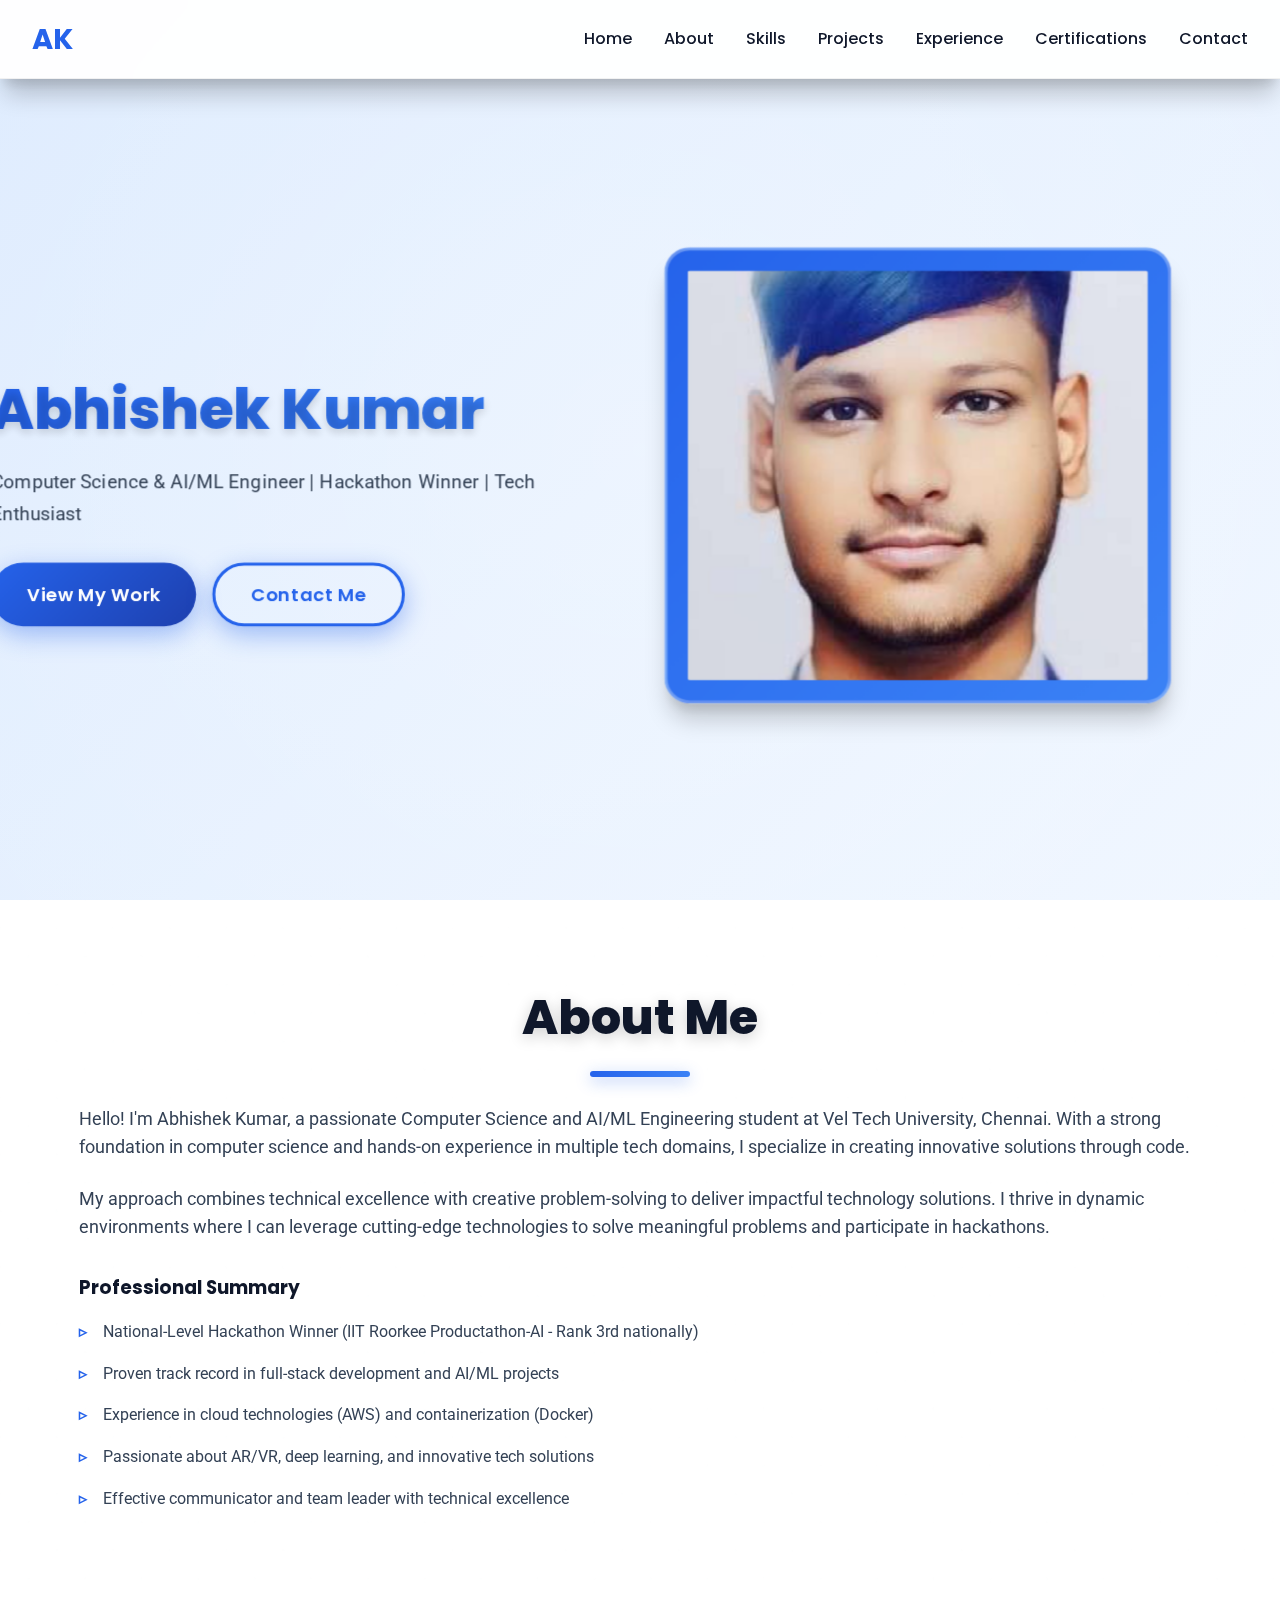
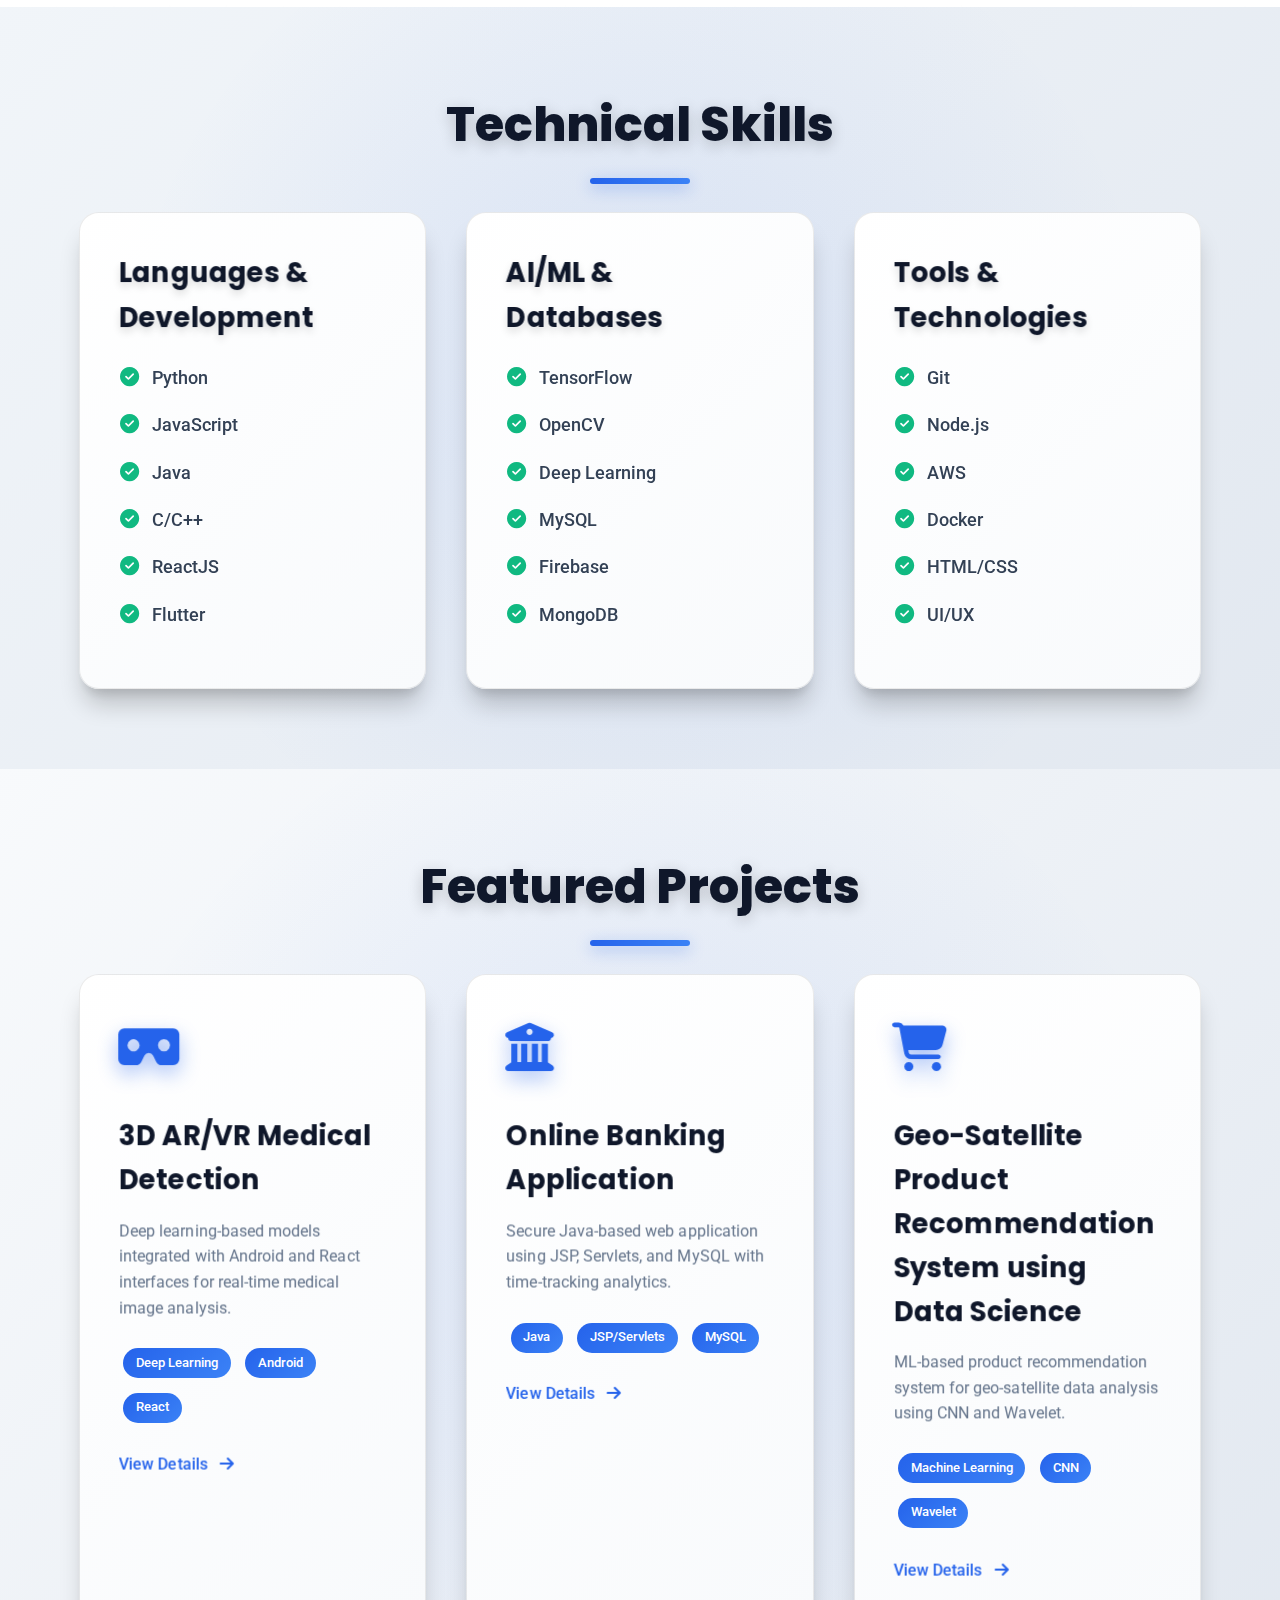
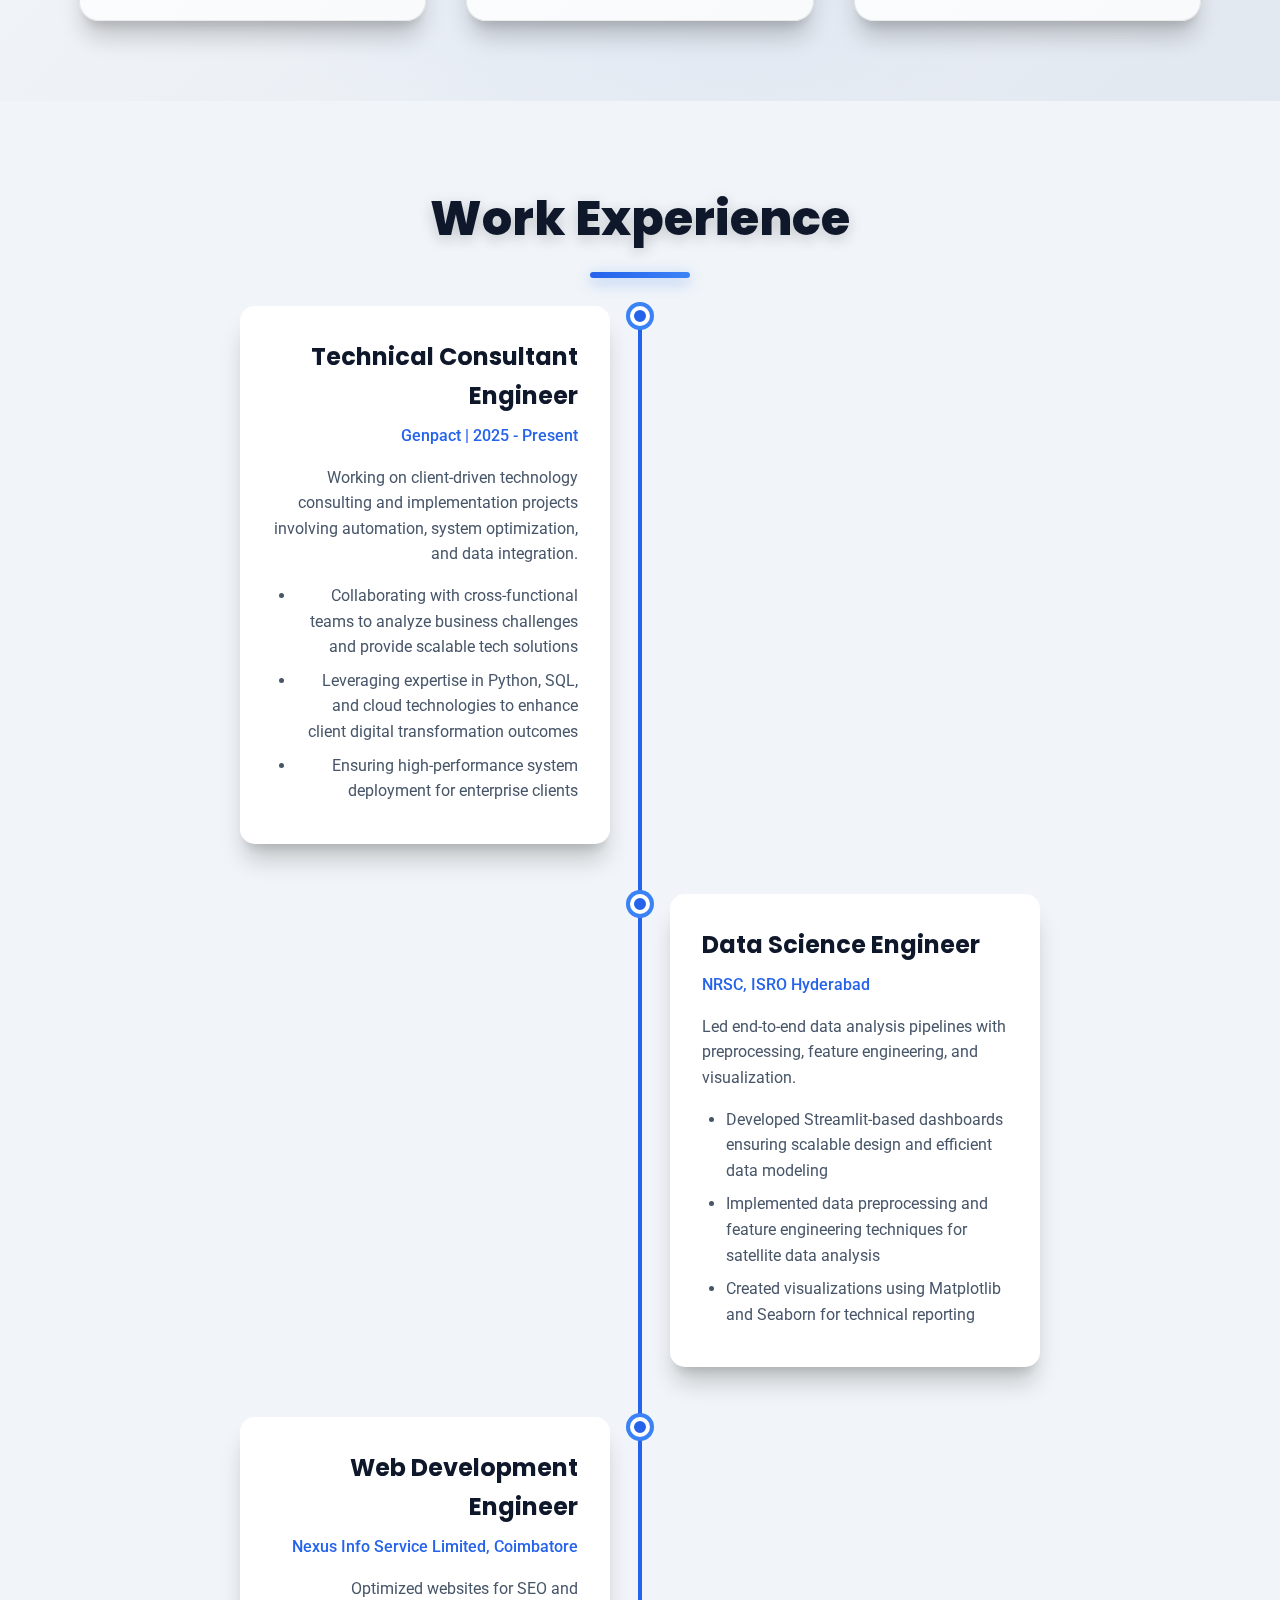
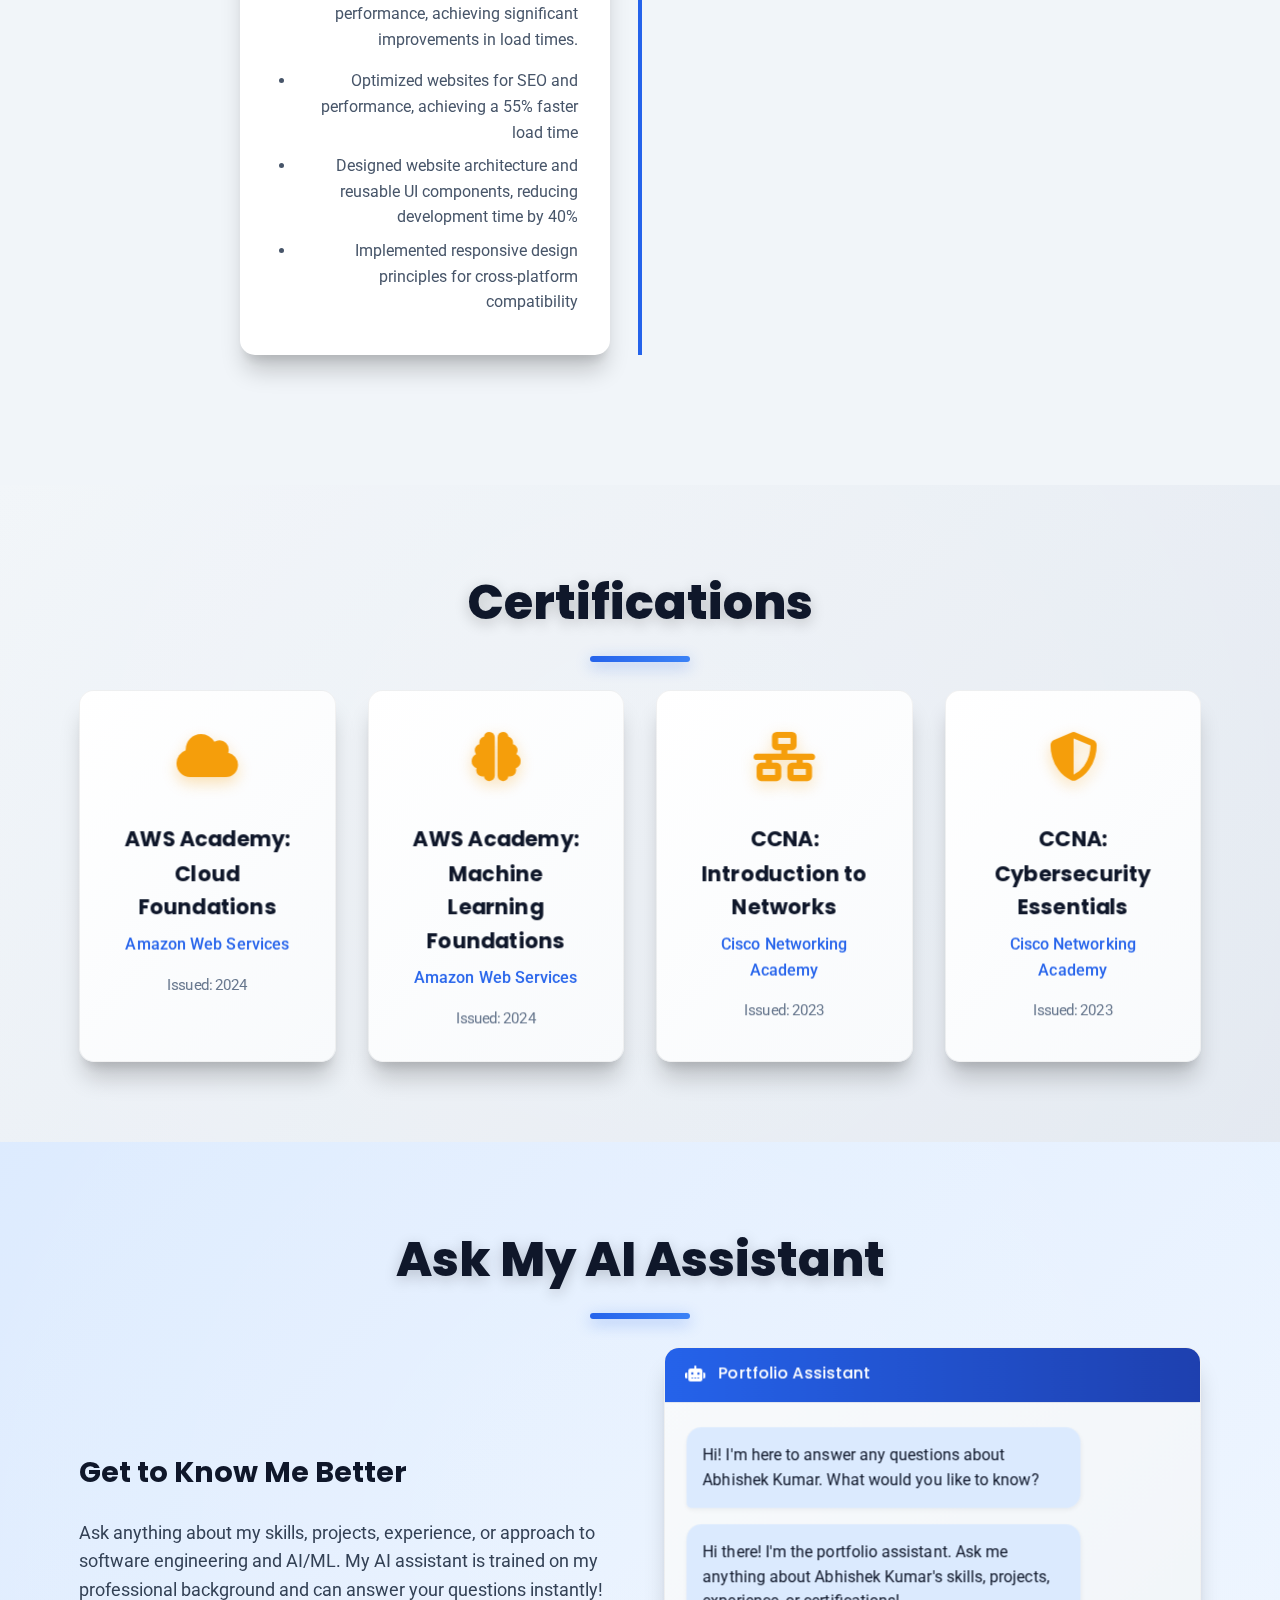
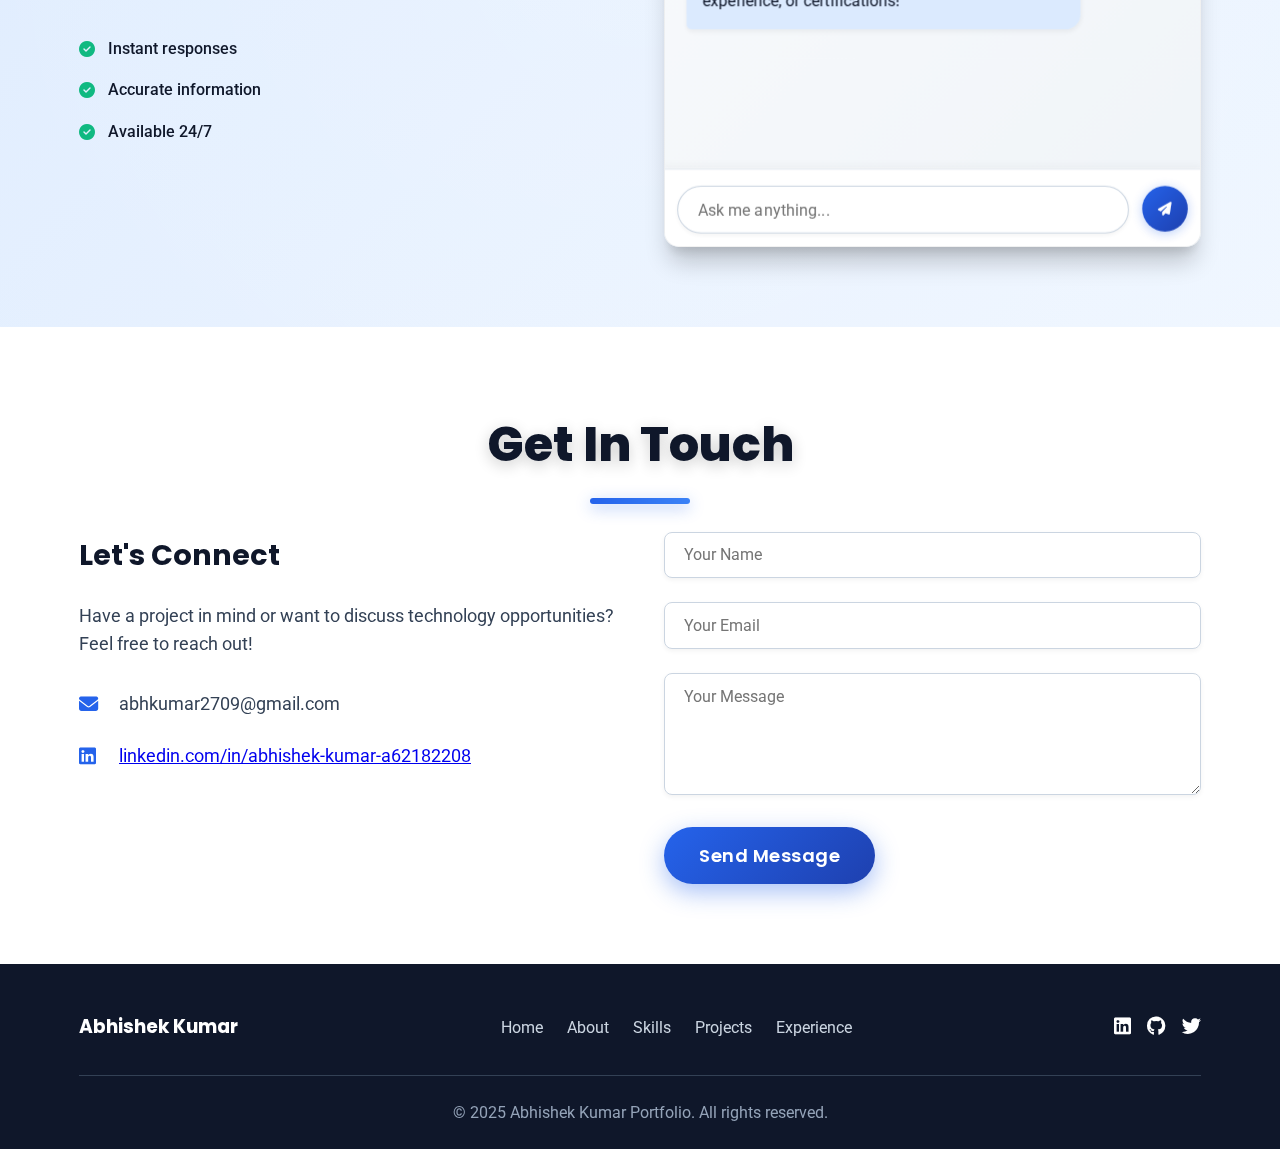
<file: index.html>
<!DOCTYPE html>
<html lang="en">
<head>
    <meta charset="UTF-8">
    <meta name="viewport" content="width=device-width, initial-scale=1.0">
    <title>Abhishek Kumar - Portfolio</title>
    <link rel="stylesheet" href="styles.css">
    <link href="https://fonts.googleapis.com/css2?family=Poppins:wght@300;400;500;600;700&family=Roboto:wght@300;400;500;700&display=swap" rel="stylesheet">
    <link rel="stylesheet" href="https://cdnjs.cloudflare.com/ajax/libs/font-awesome/6.4.0/css/all.min.css">
</head>
<body>
    <!-- 3D Background Elements -->
    <div class="background-3d">
        <div class="floating-shape shape-1"></div>
        <div class="floating-shape shape-2"></div>
        <div class="floating-shape shape-3"></div>
        <div class="floating-shape shape-4"></div>
        <div class="floating-shape shape-5"></div>
        <div class="floating-shape shape-6"></div>
        <div class="floating-shape shape-7"></div>
        <div class="floating-shape shape-8"></div>
    </div>

    <!-- Navigation -->
    <nav class="navbar">
        <div class="nav-container">
            <div class="nav-logo">
                <h2>AK</h2>
            </div>
            <ul class="nav-menu">
                <li class="nav-item">
                    <a href="#home" class="nav-link">Home</a>
                </li>
                <li class="nav-item">
                    <a href="#about" class="nav-link">About</a>
                </li>
                <li class="nav-item">
                    <a href="#skills" class="nav-link">Skills</a>
                </li>
                <li class="nav-item">
                    <a href="#projects" class="nav-link">Projects</a>
                </li>
                <li class="nav-item">
                    <a href="#experience" class="nav-link">Experience</a>
                </li>
                <li class="nav-item">
                    <a href="#certifications" class="nav-link">Certifications</a>
                </li>
                <li class="nav-item">
                    <a href="#contact" class="nav-link">Contact</a>
                </li>
            </ul>
            <div class="nav-toggle">
                <span class="bar"></span>
                <span class="bar"></span>
                <span class="bar"></span>
            </div>
        </div>
    </nav>

    <!-- Hero Section -->
    <section id="home" class="hero">
        <div class="hero-container">
            <div class="hero-content">
                <h1 class="hero-title">Abhishek Kumar</h1>
                <p class="hero-description">Computer Science & AI/ML Engineer | Hackathon Winner | Tech Enthusiast</p>
                <div class="hero-btns">
                    <button class="btn primary-btn">View My Work</button>
                    <button class="btn secondary-btn">Contact Me</button>
                </div>
            </div>
            <div class="hero-image">
                <!-- Using your profile photo in the hero section -->
                <img src="images/Abhishek kumar_photo.jpg" alt="Abhishek Kumar" class="hero-img">
                <!--
                <div class="hero-3d-model">
                    <div class="cube">
                        <div class="face front">
                            <i class="fas fa-database"></i>
                            <span>Data Storage</span>
                        </div>
                        <div class="face back">
                            <i class="fas fa-stream"></i>
                            <span>Data Pipeline</span>
                        </div>
                        <div class="face right">
                            <i class="fas fa-chart-line"></i>
                            <span>Analytics</span>
                        </div>
                        <div class="face left">
                            <i class="fas fa-cloud"></i>
                            <span>Cloud</span>
                        </div>
                        <div class="face top">
                            <i class="fas fa-brain"></i>
                            <span>AI/ML</span>
                        </div>
                        <div class="face bottom">
                            <i class="fas fa-shield-alt"></i>
                            <span>Security</span>
                        </div>
                    </div>
                </div>
                -->
            </div>
        </div>
    </section>

    <!-- About Section -->
    <section id="about" class="about">
        <div class="container">
            <h2 class="section-title">About Me</h2>
            <div class="about-content">
                <div class="about-text">
                    <p>Hello! I'm Abhishek Kumar, a passionate Computer Science and AI/ML Engineering student at Vel Tech University, Chennai. With a strong foundation in computer science and hands-on experience in multiple tech domains, I specialize in creating innovative solutions through code.</p>
                    <p>My approach combines technical excellence with creative problem-solving to deliver impactful technology solutions. I thrive in dynamic environments where I can leverage cutting-edge technologies to solve meaningful problems and participate in hackathons.</p>
                    <div class="profile-description">
                        <h3>Professional Summary</h3>
                        <ul class="profile-points">
                            <li>National-Level Hackathon Winner (IIT Roorkee Productathon-AI - Rank 3rd nationally)</li>
                            <li>Proven track record in full-stack development and AI/ML projects</li>
                            <li>Experience in cloud technologies (AWS) and containerization (Docker)</li>
                            <li>Passionate about AR/VR, deep learning, and innovative tech solutions</li>
                            <li>Effective communicator and team leader with technical excellence</li>
                        </ul>
                    </div>
                </div>
            </div>
        </div>
    </section>

    <!-- Skills Section -->
    <section id="skills" class="skills">
        <div class="container">
            <h2 class="section-title">Technical Skills</h2>
            <div class="skills-container">
                <div class="skill-category">
                    <h3>Languages & Development</h3>
                    <ul class="skill-list">
                        <li><i class="fas fa-check-circle"></i> Python</li>
                        <li><i class="fas fa-check-circle"></i> JavaScript</li>
                        <li><i class="fas fa-check-circle"></i> Java</li>
                        <li><i class="fas fa-check-circle"></i> C/C++</li>
                        <li><i class="fas fa-check-circle"></i> ReactJS</li>
                        <li><i class="fas fa-check-circle"></i> Flutter</li>
                    </ul>
                </div>
                
                <div class="skill-category">
                    <h3>AI/ML & Databases</h3>
                    <ul class="skill-list">
                        <li><i class="fas fa-check-circle"></i> TensorFlow</li>
                        <li><i class="fas fa-check-circle"></i> OpenCV</li>
                        <li><i class="fas fa-check-circle"></i> Deep Learning</li>
                        <li><i class="fas fa-check-circle"></i> MySQL</li>
                        <li><i class="fas fa-check-circle"></i> Firebase</li>
                        <li><i class="fas fa-check-circle"></i> MongoDB</li>
                    </ul>
                </div>
                
                <div class="skill-category">
                    <h3>Tools & Technologies</h3>
                    <ul class="skill-list">
                        <li><i class="fas fa-check-circle"></i> Git</li>
                        <li><i class="fas fa-check-circle"></i> Node.js</li>
                        <li><i class="fas fa-check-circle"></i> AWS</li>
                        <li><i class="fas fa-check-circle"></i> Docker</li>
                        <li><i class="fas fa-check-circle"></i> HTML/CSS</li>
                        <li><i class="fas fa-check-circle"></i> UI/UX</li>
                    </ul>
                </div>
            </div>
        </div>
    </section>

    <!-- Projects Section -->
    <section id="projects" class="projects">
        <div class="container">
            <h2 class="section-title">Featured Projects</h2>
            <div class="projects-grid">
                <div class="project-card" onclick="window.location.href='project1.html';">
                    <div class="project-icon">
                        <i class="fas fa-vr-cardboard"></i>
                    </div>
                    <h3>3D AR/VR Medical Detection</h3>
                    <p>Deep learning-based models integrated with Android and React interfaces for real-time medical image analysis.</p>
                    <div class="project-tech">
                        <span>Deep Learning</span>
                        <span>Android</span>
                        <span>React</span>
                    </div>
                    <div class="project-link">
                        <span>View Details <i class="fas fa-arrow-right"></i></span>
                    </div>
                </div>
                
                <div class="project-card" onclick="window.location.href='project2.html';">
                    <div class="project-icon">
                        <i class="fas fa-university"></i>
                    </div>
                    <h3>Online Banking Application</h3>
                    <p>Secure Java-based web application using JSP, Servlets, and MySQL with time-tracking analytics.</p>
                    <div class="project-tech">
                        <span>Java</span>
                        <span>JSP/Servlets</span>
                        <span>MySQL</span>
                    </div>
                    <div class="project-link">
                        <span>View Details <i class="fas fa-arrow-right"></i></span>
                    </div>
                </div>
                
                <div class="project-card" onclick="window.location.href='project3.html';">
                    <div class="project-icon">
                        <i class="fas fa-shopping-cart"></i>
                    </div>
                    <h3>Geo-Satellite Product Recommendation System using Data Science</h3>
                    <p>ML-based product recommendation system for geo-satellite data analysis using CNN and Wavelet.</p>
                    <div class="project-tech">
                        <span>Machine Learning</span>
                        <span>CNN</span>
                        <span>Wavelet</span>
                    </div>
                    <div class="project-link">
                        <span>View Details <i class="fas fa-arrow-right"></i></span>
                    </div>
                </div>
            </div>
        </div>
    </section>

    <!-- Experience Section -->
    <section id="experience" class="experience">
        <div class="container">
            <h2 class="section-title">Work Experience</h2>
            <div class="timeline">
                <div class="timeline-item">
                    <div class="timeline-marker"></div>
                    <div class="timeline-content">
                        <h3>Technical Consultant Engineer</h3>
                        <h4>Genpact | 2025 - Present</h4>
                        <p>Working on client-driven technology consulting and implementation projects involving automation, system optimization, and data integration.</p>
                        <ul>
                            <li>Collaborating with cross-functional teams to analyze business challenges and provide scalable tech solutions</li>
                            <li>Leveraging expertise in Python, SQL, and cloud technologies to enhance client digital transformation outcomes</li>
                            <li>Ensuring high-performance system deployment for enterprise clients</li>
                        </ul>
                    </div>
                </div>
                
                <div class="timeline-item">
                    <div class="timeline-marker"></div>
                    <div class="timeline-content">
                        <h3>Data Science Engineer</h3>
                        <h4>NRSC, ISRO Hyderabad</h4>
                        <p>Led end-to-end data analysis pipelines with preprocessing, feature engineering, and visualization.</p>
                        <ul>
                            <li>Developed Streamlit-based dashboards ensuring scalable design and efficient data modeling</li>
                            <li>Implemented data preprocessing and feature engineering techniques for satellite data analysis</li>
                            <li>Created visualizations using Matplotlib and Seaborn for technical reporting</li>
                        </ul>
                    </div>
                </div>
                
                <div class="timeline-item">
                    <div class="timeline-marker"></div>
                    <div class="timeline-content">
                        <h3>Web Development Engineer</h3>
                        <h4>Nexus Info Service Limited, Coimbatore</h4>
                        <p>Optimized websites for SEO and performance, achieving significant improvements in load times.</p>
                        <ul>
                            <li>Optimized websites for SEO and performance, achieving a 55% faster load time</li>
                            <li>Designed website architecture and reusable UI components, reducing development time by 40%</li>
                            <li>Implemented responsive design principles for cross-platform compatibility</li>
                        </ul>
                    </div>
                </div>
            </div>
        </div>
    </section>

    <!-- Certifications Section -->
    <section id="certifications" class="certifications">
        <div class="container">
            <h2 class="section-title">Certifications</h2>
            <div class="certifications-grid">
                <div class="certification-card">
                    <div class="cert-icon">
                        <i class="fas fa-cloud"></i>
                    </div>
                    <h3>AWS Academy: Cloud Foundations</h3>
                    <p>Amazon Web Services</p>
                    <div class="cert-date">Issued: 2024</div>
                </div>
                
                <div class="certification-card">
                    <div class="cert-icon">
                        <i class="fas fa-brain"></i>
                    </div>
                    <h3>AWS Academy: Machine Learning Foundations</h3>
                    <p>Amazon Web Services</p>
                    <div class="cert-date">Issued: 2024</div>
                </div>
                
                <div class="certification-card">
                    <div class="cert-icon">
                        <i class="fas fa-network-wired"></i>
                    </div>
                    <h3>CCNA: Introduction to Networks</h3>
                    <p>Cisco Networking Academy</p>
                    <div class="cert-date">Issued: 2023</div>
                </div>
                
                <div class="certification-card">
                    <div class="cert-icon">
                        <i class="fas fa-shield-alt"></i>
                    </div>
                    <h3>CCNA: Cybersecurity Essentials</h3>
                    <p>Cisco Networking Academy</p>
                    <div class="cert-date">Issued: 2023</div>
                </div>
            </div>
        </div>
    </section>

    <!-- AI Assistant Section -->
    <section id="ai-assistant" class="ai-assistant">
        <div class="container">
            <h2 class="section-title">Ask My AI Assistant</h2>
            <div class="assistant-container">
                <div class="assistant-info">
                    <h3>Get to Know Me Better</h3>
                    <p>Ask anything about my skills, projects, experience, or approach to software engineering and AI/ML. My AI assistant is trained on my professional background and can answer your questions instantly!</p>
                    <div class="assistant-features">
                        <div class="feature">
                            <i class="fas fa-check-circle"></i>
                            <span>Instant responses</span>
                        </div>
                        <div class="feature">
                            <i class="fas fa-check-circle"></i>
                            <span>Accurate information</span>
                        </div>
                        <div class="feature">
                            <i class="fas fa-check-circle"></i>
                            <span>Available 24/7</span>
                        </div>
                    </div>
                </div>
                <div class="assistant-chat">
                    <div class="chat-header">
                        <div class="chat-title">
                            <i class="fas fa-robot"></i>
                            <span>Portfolio Assistant</span>
                        </div>
                    </div>
                    <div class="chat-messages" id="chat-messages">
                        <div class="message bot-message">
                            Hi! I'm here to answer any questions about Abhishek Kumar. What would you like to know?
                        </div>
                    </div>
                    <div class="chat-input">
                        <input type="text" id="user-input" placeholder="Ask me anything...">
                        <button id="send-btn"><i class="fas fa-paper-plane"></i></button>
                    </div>
                </div>
            </div>
        </div>
    </section>

    <!-- Contact Section -->
    <section id="contact" class="contact">
        <div class="container">
            <h2 class="section-title">Get In Touch</h2>
            <div class="contact-container">
                <div class="contact-info">
                    <h3>Let's Connect</h3>
                    <p>Have a project in mind or want to discuss technology opportunities? Feel free to reach out!</p>
                    <div class="contact-details">
                        <div class="contact-item">
                            <i class="fas fa-envelope"></i>
                            <span>abhkumar2709@gmail.com</span>
                        </div>
                        <div class="contact-item">
                            <i class="fab fa-linkedin"></i>
                            <span><a href="https://www.linkedin.com/in/abhishek-kumar-a62182208/" target="_blank">linkedin.com/in/abhishek-kumar-a62182208</a></span>
                        </div>
                    </div>
                </div>
                <div class="contact-form">
                    <form id="contactForm">
                        <div class="form-group">
                            <input type="text" placeholder="Your Name" required>
                        </div>
                        <div class="form-group">
                            <input type="email" placeholder="Your Email" required>
                        </div>
                        <div class="form-group">
                            <textarea placeholder="Your Message" rows="5" required></textarea>
                        </div>
                        <button type="submit" class="btn primary-btn">Send Message</button>
                    </form>
                </div>
            </div>
        </div>
    </section>

    <!-- Footer -->
    <footer class="footer">
        <div class="container">
            <div class="footer-content">
                <div class="footer-logo">
                    <h3>Abhishek Kumar</h3>
                </div>
                <div class="footer-links">
                    <a href="#home">Home</a>
                    <a href="#about">About</a>
                    <a href="#skills">Skills</a>
                    <a href="#projects">Projects</a>
                    <a href="#experience">Experience</a>
                </div>
                <div class="footer-social">
                    <a href="https://www.linkedin.com/in/abhishek-kumar-a62182208/" target="_blank"><i class="fab fa-linkedin"></i></a>
                    <a href="#"><i class="fab fa-github"></i></a>
                    <a href="#"><i class="fab fa-twitter"></i></a>
                </div>
            </div>
            <div class="footer-bottom">
                <p>&copy; 2025 Abhishek Kumar Portfolio. All rights reserved.</p>
            </div>
        </div>
    </footer>

    <script src="script.js"></script>
</body>
</html>
</file>
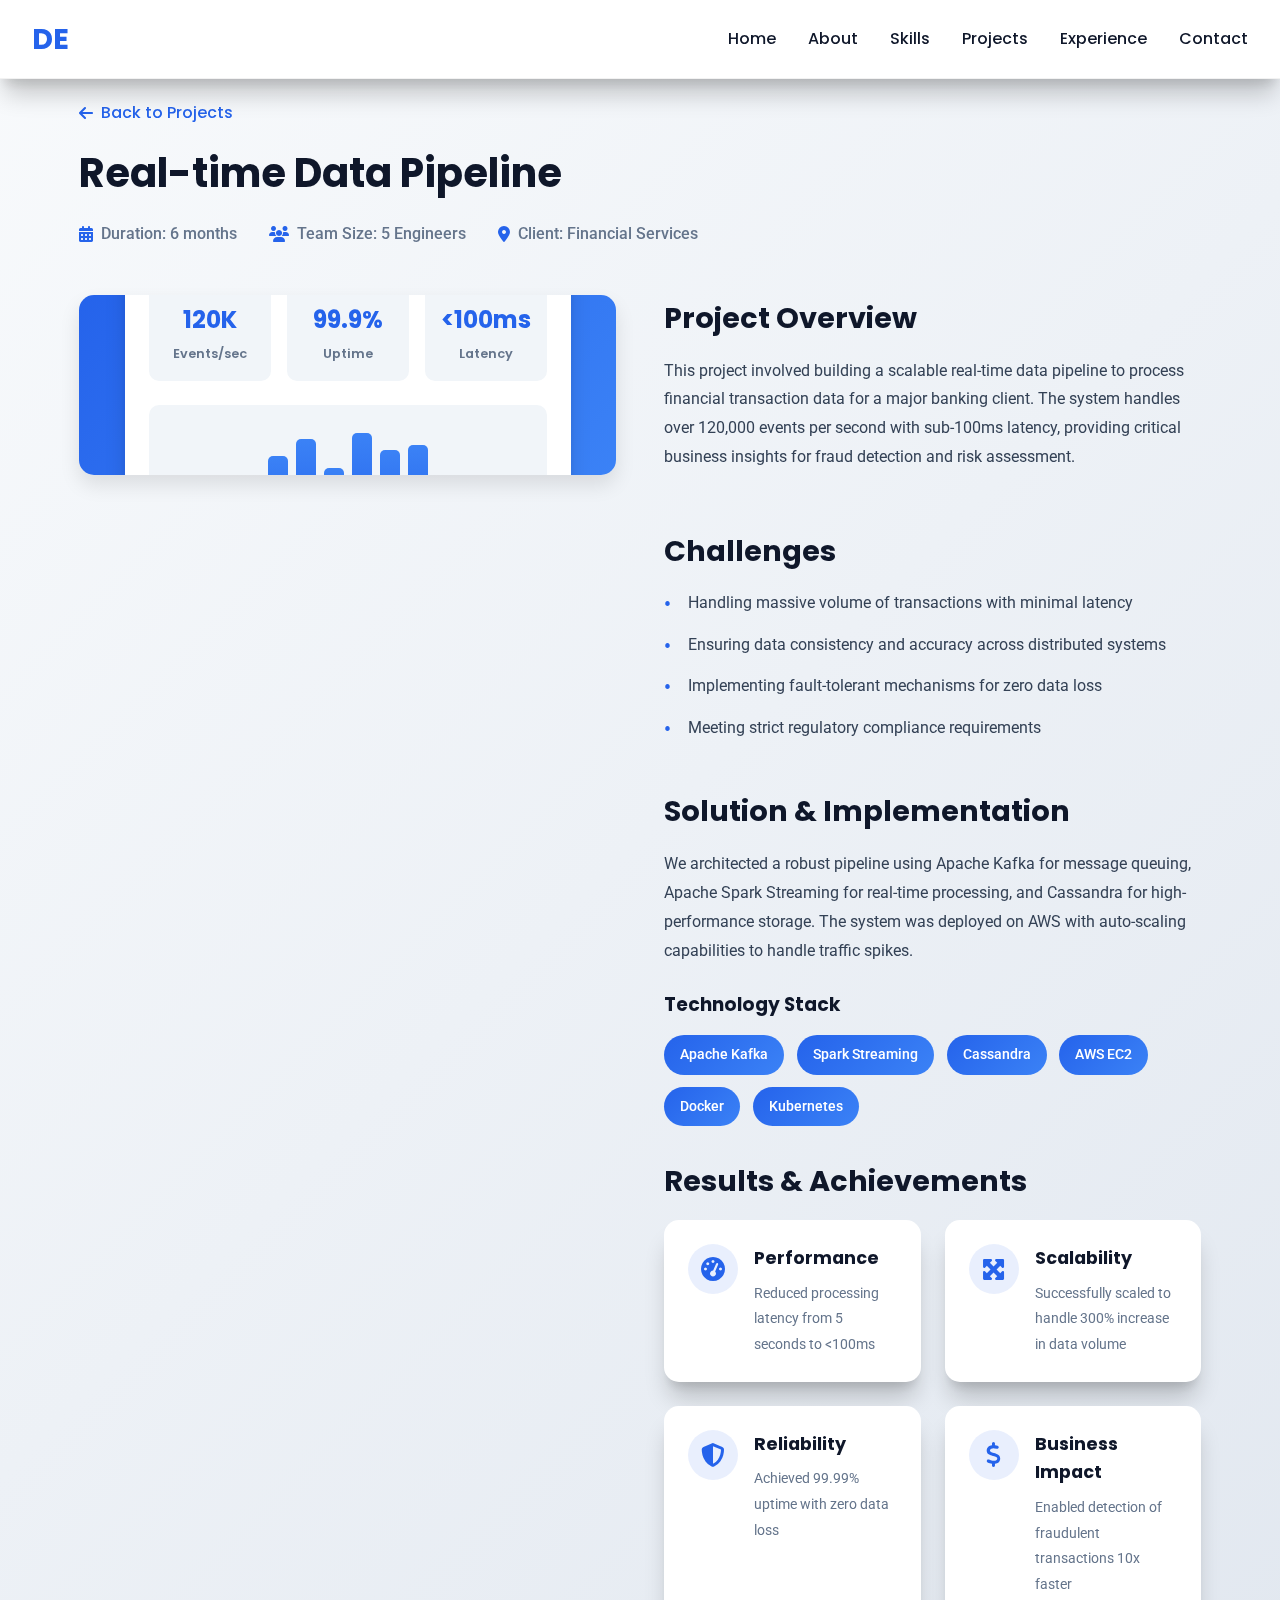
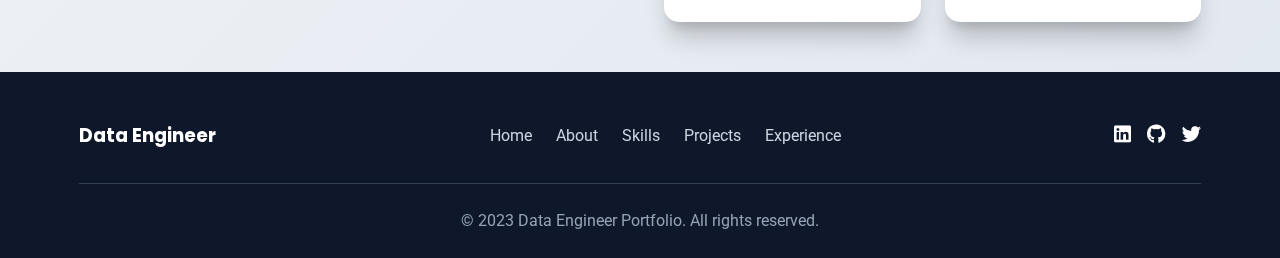
<file: project1.html>
<!DOCTYPE html>
<html lang="en">
<head>
    <meta charset="UTF-8">
    <meta name="viewport" content="width=device-width, initial-scale=1.0">
    <title>Real-time Data Pipeline - Project Details</title>
    <link rel="stylesheet" href="styles.css">
    <link href="https://fonts.googleapis.com/css2?family=Poppins:wght@300;400;500;600;700&family=Roboto:wght@300;400;500;700&display=swap" rel="stylesheet">
    <link rel="stylesheet" href="https://cdnjs.cloudflare.com/ajax/libs/font-awesome/6.4.0/css/all.min.css">
</head>
<body>
    <!-- Navigation -->
    <nav class="navbar">
        <div class="nav-container">
            <div class="nav-logo">
                <h2>DE</h2>
            </div>
            <ul class="nav-menu">
                <li class="nav-item">
                    <a href="index.html#home" class="nav-link">Home</a>
                </li>
                <li class="nav-item">
                    <a href="index.html#about" class="nav-link">About</a>
                </li>
                <li class="nav-item">
                    <a href="index.html#skills" class="nav-link">Skills</a>
                </li>
                <li class="nav-item">
                    <a href="index.html#projects" class="nav-link">Projects</a>
                </li>
                <li class="nav-item">
                    <a href="index.html#experience" class="nav-link">Experience</a>
                </li>
                <li class="nav-item">
                    <a href="index.html#contact" class="nav-link">Contact</a>
                </li>
            </ul>
            <div class="nav-toggle">
                <span class="bar"></span>
                <span class="bar"></span>
                <span class="bar"></span>
            </div>
        </div>
    </nav>

    <!-- Project Detail Section -->
    <section class="project-detail">
        <div class="container">
            <div class="project-detail-header">
                <button class="back-btn" onclick="window.location.href='index.html#projects'">
                    <i class="fas fa-arrow-left"></i> Back to Projects
                </button>
                <h1 class="project-title">Real-time Data Pipeline</h1>
                <div class="project-meta">
                    <span><i class="fas fa-calendar-alt"></i> Duration: 6 months</span>
                    <span><i class="fas fa-users"></i> Team Size: 5 Engineers</span>
                    <span><i class="fas fa-map-marker-alt"></i> Client: Financial Services</span>
                </div>
            </div>

            <div class="project-detail-content">
                <div class="project-image">
                    <div class="detail-dashboard">
                        <div class="dashboard-header">
                            <div class="dashboard-title">Real-time Pipeline Dashboard</div>
                            <div class="dashboard-status active">Active</div>
                        </div>
                        <div class="dashboard-metrics">
                            <div class="metric-card">
                                <div class="metric-value">120K</div>
                                <div class="metric-label">Events/sec</div>
                            </div>
                            <div class="metric-card">
                                <div class="metric-value">99.9%</div>
                                <div class="metric-label">Uptime</div>
                            </div>
                            <div class="metric-card">
                                <div class="metric-value">&lt;100ms</div>
                                <div class="metric-label">Latency</div>
                            </div>
                        </div>
                        <div class="dashboard-graph">
                            <div class="graph-placeholder">
                                <div class="graph-lines">
                                    <div class="line" style="height: 70%"></div>
                                    <div class="line" style="height: 85%"></div>
                                    <div class="line" style="height: 60%"></div>
                                    <div class="line" style="height: 90%"></div>
                                    <div class="line" style="height: 75%"></div>
                                    <div class="line" style="height: 80%"></div>
                                </div>
                            </div>
                        </div>
                    </div>
                </div>

                <div class="project-info">
                    <div class="project-section">
                        <h2>Project Overview</h2>
                        <p>This project involved building a scalable real-time data pipeline to process financial transaction data for a major banking client. The system handles over 120,000 events per second with sub-100ms latency, providing critical business insights for fraud detection and risk assessment.</p>
                    </div>

                    <div class="project-section">
                        <h2>Challenges</h2>
                        <ul class="challenge-list">
                            <li>Handling massive volume of transactions with minimal latency</li>
                            <li>Ensuring data consistency and accuracy across distributed systems</li>
                            <li>Implementing fault-tolerant mechanisms for zero data loss</li>
                            <li>Meeting strict regulatory compliance requirements</li>
                        </ul>
                    </div>

                    <div class="project-section">
                        <h2>Solution & Implementation</h2>
                        <p>We architected a robust pipeline using Apache Kafka for message queuing, Apache Spark Streaming for real-time processing, and Cassandra for high-performance storage. The system was deployed on AWS with auto-scaling capabilities to handle traffic spikes.</p>
                        
                        <div class="tech-stack">
                            <h3>Technology Stack</h3>
                            <div class="tech-tags">
                                <span class="tech-tag">Apache Kafka</span>
                                <span class="tech-tag">Spark Streaming</span>
                                <span class="tech-tag">Cassandra</span>
                                <span class="tech-tag">AWS EC2</span>
                                <span class="tech-tag">Docker</span>
                                <span class="tech-tag">Kubernetes</span>
                            </div>
                        </div>
                    </div>

                    <div class="project-section">
                        <h2>Results & Achievements</h2>
                        <div class="achievements">
                            <div class="achievement-card">
                                <div class="achievement-icon">
                                    <i class="fas fa-tachometer-alt"></i>
                                </div>
                                <div class="achievement-content">
                                    <h3>Performance</h3>
                                    <p>Reduced processing latency from 5 seconds to &lt;100ms</p>
                                </div>
                            </div>
                            
                            <div class="achievement-card">
                                <div class="achievement-icon">
                                    <i class="fas fa-expand-arrows-alt"></i>
                                </div>
                                <div class="achievement-content">
                                    <h3>Scalability</h3>
                                    <p>Successfully scaled to handle 300% increase in data volume</p>
                                </div>
                            </div>
                            
                            <div class="achievement-card">
                                <div class="achievement-icon">
                                    <i class="fas fa-shield-alt"></i>
                                </div>
                                <div class="achievement-content">
                                    <h3>Reliability</h3>
                                    <p>Achieved 99.99% uptime with zero data loss</p>
                                </div>
                            </div>
                            
                            <div class="achievement-card">
                                <div class="achievement-icon">
                                    <i class="fas fa-dollar-sign"></i>
                                </div>
                                <div class="achievement-content">
                                    <h3>Business Impact</h3>
                                    <p>Enabled detection of fraudulent transactions 10x faster</p>
                                </div>
                            </div>
                        </div>
                    </div>
                </div>
            </div>
        </div>
    </section>

    <!-- Footer -->
    <footer class="footer">
        <div class="container">
            <div class="footer-content">
                <div class="footer-logo">
                    <h3>Data Engineer</h3>
                </div>
                <div class="footer-links">
                    <a href="index.html#home">Home</a>
                    <a href="index.html#about">About</a>
                    <a href="index.html#skills">Skills</a>
                    <a href="index.html#projects">Projects</a>
                    <a href="index.html#experience">Experience</a>
                </div>
                <div class="footer-social">
                    <a href="#"><i class="fab fa-linkedin"></i></a>
                    <a href="#"><i class="fab fa-github"></i></a>
                    <a href="#"><i class="fab fa-twitter"></i></a>
                </div>
            </div>
            <div class="footer-bottom">
                <p>&copy; 2023 Data Engineer Portfolio. All rights reserved.</p>
            </div>
        </div>
    </footer>

    <script src="script.js"></script>
</body>
</html>
</file>
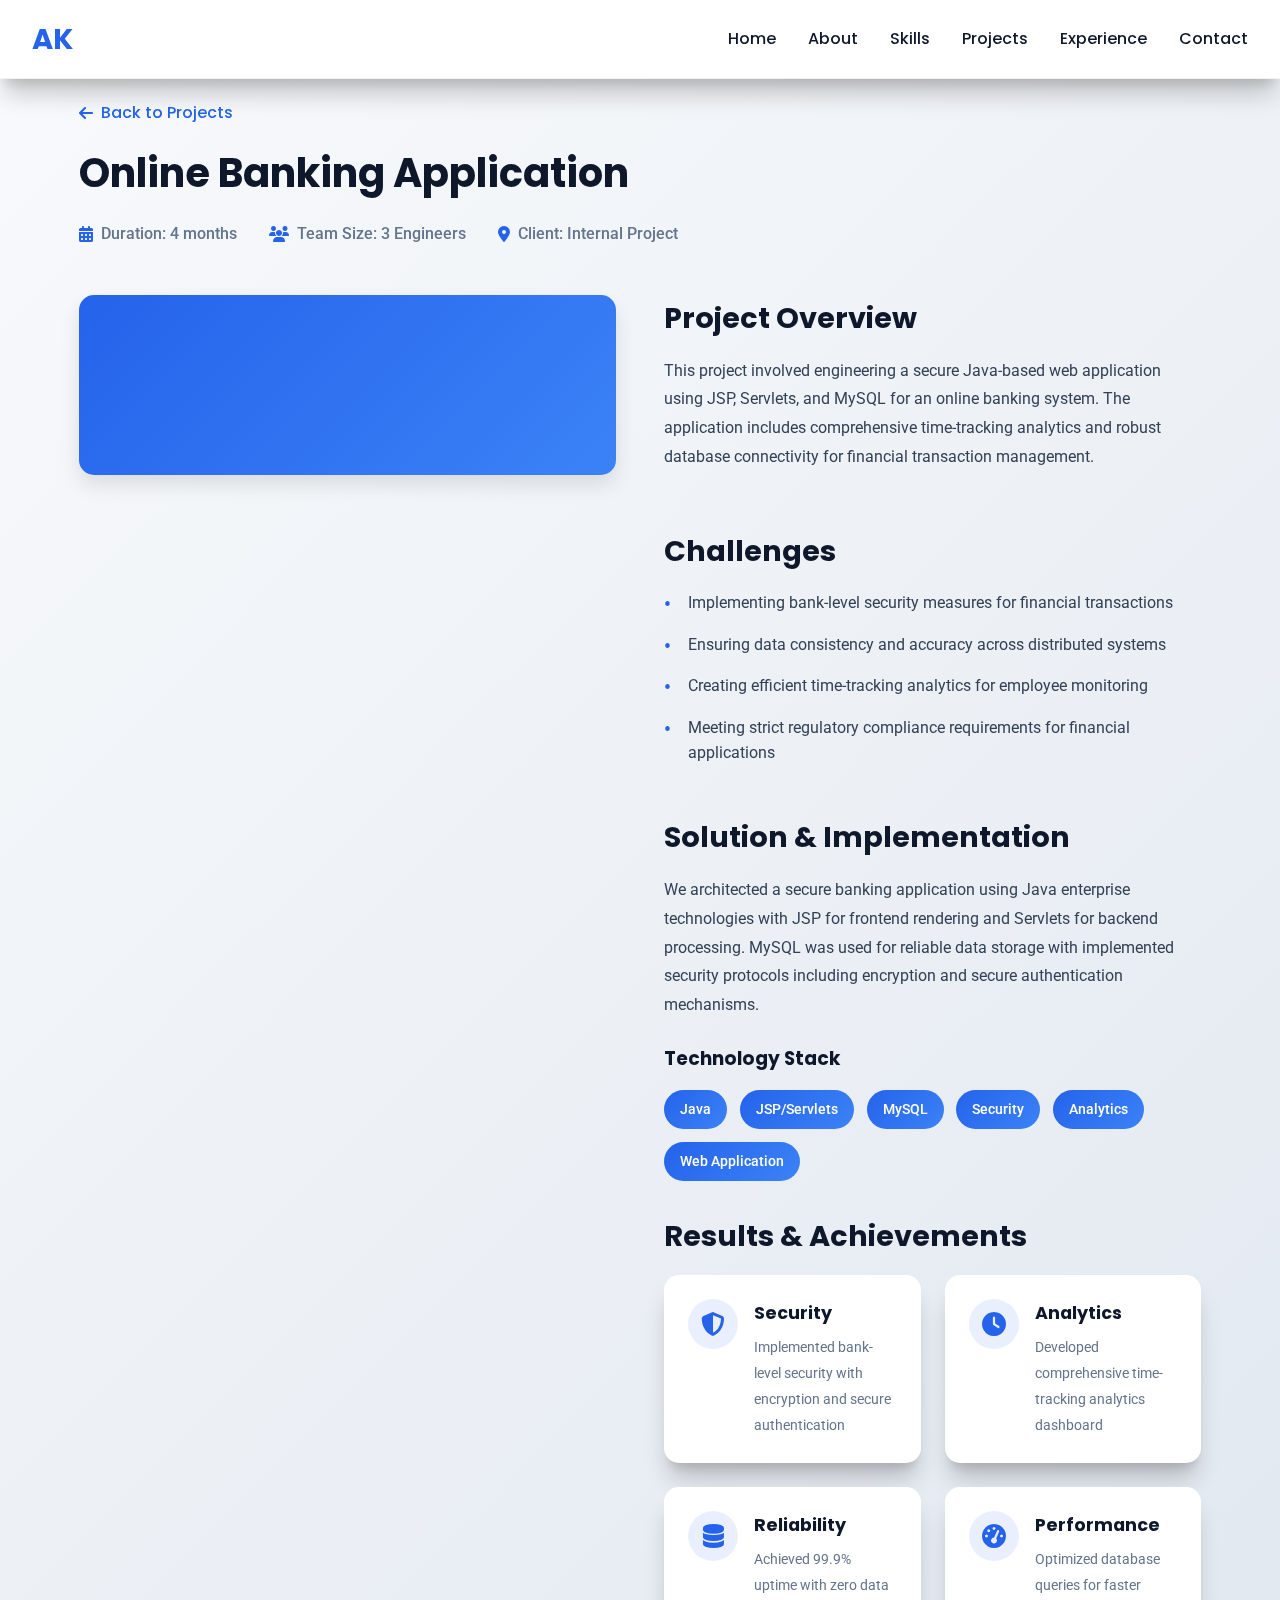
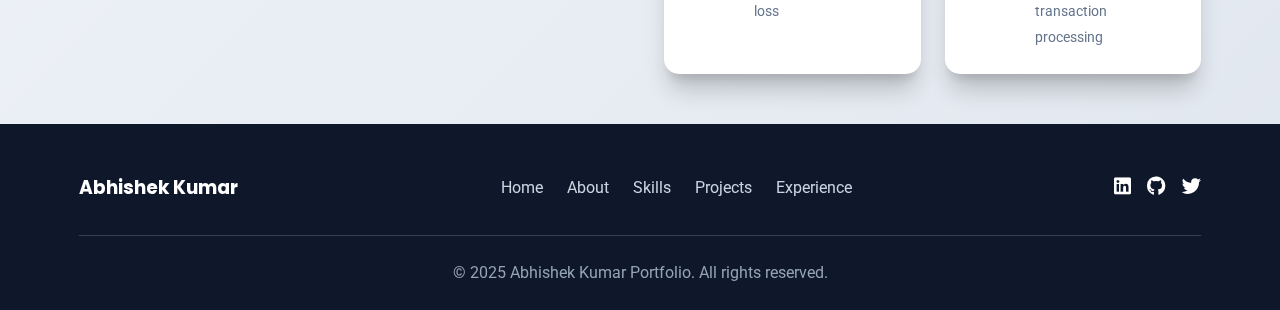
<file: project2.html>
<!DOCTYPE html>
<html lang="en">
<head>
    <meta charset="UTF-8">
    <meta name="viewport" content="width=device-width, initial-scale=1.0">
    <title>Online Banking Application - Project Details</title>
    <link rel="stylesheet" href="styles.css">
    <link href="https://fonts.googleapis.com/css2?family=Poppins:wght@300;400;500;600;700&family=Roboto:wght@300;400;500;700&display=swap" rel="stylesheet">
    <link rel="stylesheet" href="https://cdnjs.cloudflare.com/ajax/libs/font-awesome/6.4.0/css/all.min.css">
</head>
<body>
    <!-- Navigation -->
    <nav class="navbar">
        <div class="nav-container">
            <div class="nav-logo">
                <h2>AK</h2>
            </div>
            <ul class="nav-menu">
                <li class="nav-item">
                    <a href="index.html#home" class="nav-link">Home</a>
                </li>
                <li class="nav-item">
                    <a href="index.html#about" class="nav-link">About</a>
                </li>
                <li class="nav-item">
                    <a href="index.html#skills" class="nav-link">Skills</a>
                </li>
                <li class="nav-item">
                    <a href="index.html#projects" class="nav-link">Projects</a>
                </li>
                <li class="nav-item">
                    <a href="index.html#experience" class="nav-link">Experience</a>
                </li>
                <li class="nav-item">
                    <a href="index.html#contact" class="nav-link">Contact</a>
                </li>
            </ul>
            <div class="nav-toggle">
                <span class="bar"></span>
                <span class="bar"></span>
                <span class="bar"></span>
            </div>
        </div>
    </nav>

    <!-- Project Detail Section -->
    <section class="project-detail">
        <div class="container">
            <div class="project-detail-header">
                <button class="back-btn" onclick="window.location.href='index.html#projects'">
                    <i class="fas fa-arrow-left"></i> Back to Projects
                </button>
                <h1 class="project-title">Online Banking Application</h1>
                <div class="project-meta">
                    <span><i class="fas fa-calendar-alt"></i> Duration: 4 months</span>
                    <span><i class="fas fa-users"></i> Team Size: 3 Engineers</span>
                    <span><i class="fas fa-map-marker-alt"></i> Client: Internal Project</span>
                </div>
            </div>

            <div class="project-detail-content">
                <div class="project-image">
                    <!--
                    <div class="detail-dashboard">
                        <div class="dashboard-header">
                            <div class="dashboard-title">Data Warehouse Dashboard</div>
                            <div class="dashboard-status active">Active</div>
                        </div>
                        <div class="dashboard-metrics">
                            <div class="metric-card">
                                <div class="metric-value">45%</div>
                                <div class="metric-label">Cost Reduction</div>
                            </div>
                            <div class="metric-card">
                                <div class="metric-value">70%</div>
                                <div class="metric-label">Query Speed</div>
                            </div>
                            <div class="metric-card">
                                <div class="metric-value">99.9%</div>
                                <div class="metric-label">Availability</div>
                            </div>
                        </div>
                        <div class="dashboard-graph">
                            <div class="graph-placeholder">
                                <div class="pie-chart">
                                    <div class="pie-slice slice-1"></div>
                                    <div class="pie-slice slice-2"></div>
                                    <div class="pie-slice slice-3"></div>
                                </div>
                            </div>
                        </div>
                    </div>
                    -->
                </div>

                <div class="project-info">
                    <div class="project-section">
                        <h2>Project Overview</h2>
                        <p>This project involved engineering a secure Java-based web application using JSP, Servlets, and MySQL for an online banking system. The application includes comprehensive time-tracking analytics and robust database connectivity for financial transaction management.</p>
                    </div>

                    <div class="project-section">
                        <h2>Challenges</h2>
                        <ul class="challenge-list">
                            <li>Implementing bank-level security measures for financial transactions</li>
                            <li>Ensuring data consistency and accuracy across distributed systems</li>
                            <li>Creating efficient time-tracking analytics for employee monitoring</li>
                            <li>Meeting strict regulatory compliance requirements for financial applications</li>
                        </ul>
                    </div>

                    <div class="project-section">
                        <h2>Solution & Implementation</h2>
                        <p>We architected a secure banking application using Java enterprise technologies with JSP for frontend rendering and Servlets for backend processing. MySQL was used for reliable data storage with implemented security protocols including encryption and secure authentication mechanisms.</p>
                        
                        <div class="tech-stack">
                            <h3>Technology Stack</h3>
                            <div class="tech-tags">
                                <span class="tech-tag">Java</span>
                                <span class="tech-tag">JSP/Servlets</span>
                                <span class="tech-tag">MySQL</span>
                                <span class="tech-tag">Security</span>
                                <span class="tech-tag">Analytics</span>
                                <span class="tech-tag">Web Application</span>
                            </div>
                        </div>
                    </div>

                    <div class="project-section">
                        <h2>Results & Achievements</h2>
                        <div class="achievements">
                            <div class="achievement-card">
                                <div class="achievement-icon">
                                    <i class="fas fa-shield-alt"></i>
                                </div>
                                <div class="achievement-content">
                                    <h3>Security</h3>
                                    <p>Implemented bank-level security with encryption and secure authentication</p>
                                </div>
                            </div>
                            
                            <div class="achievement-card">
                                <div class="achievement-icon">
                                    <i class="fas fa-clock"></i>
                                </div>
                                <div class="achievement-content">
                                    <h3>Analytics</h3>
                                    <p>Developed comprehensive time-tracking analytics dashboard</p>
                                </div>
                            </div>
                            
                            <div class="achievement-card">
                                <div class="achievement-icon">
                                    <i class="fas fa-database"></i>
                                </div>
                                <div class="achievement-content">
                                    <h3>Reliability</h3>
                                    <p>Achieved 99.9% uptime with zero data loss</p>
                                </div>
                            </div>
                            
                            <div class="achievement-card">
                                <div class="achievement-icon">
                                    <i class="fas fa-tachometer-alt"></i>
                                </div>
                                <div class="achievement-content">
                                    <h3>Performance</h3>
                                    <p>Optimized database queries for faster transaction processing</p>
                                </div>
                            </div>
                        </div>
                    </div>
                </div>
            </div>
        </div>
    </section>

    <!-- Footer -->
    <footer class="footer">
        <div class="container">
            <div class="footer-content">
                <div class="footer-logo">
                    <h3>Abhishek Kumar</h3>
                </div>
                <div class="footer-links">
                    <a href="index.html#home">Home</a>
                    <a href="index.html#about">About</a>
                    <a href="index.html#skills">Skills</a>
                    <a href="index.html#projects">Projects</a>
                    <a href="index.html#experience">Experience</a>
                </div>
                <div class="footer-social">
                    <a href="https://www.linkedin.com/in/abhishek-kumar-a62182208/" target="_blank"><i class="fab fa-linkedin"></i></a>
                    <a href="#"><i class="fab fa-github"></i></a>
                    <a href="#"><i class="fab fa-twitter"></i></a>
                </div>
            </div>
            <div class="footer-bottom">
                <p>&copy; 2025 Abhishek Kumar Portfolio. All rights reserved.</p>
            </div>
        </div>
    </footer>

    <script src="script.js"></script>
</body>
</html>
</file>
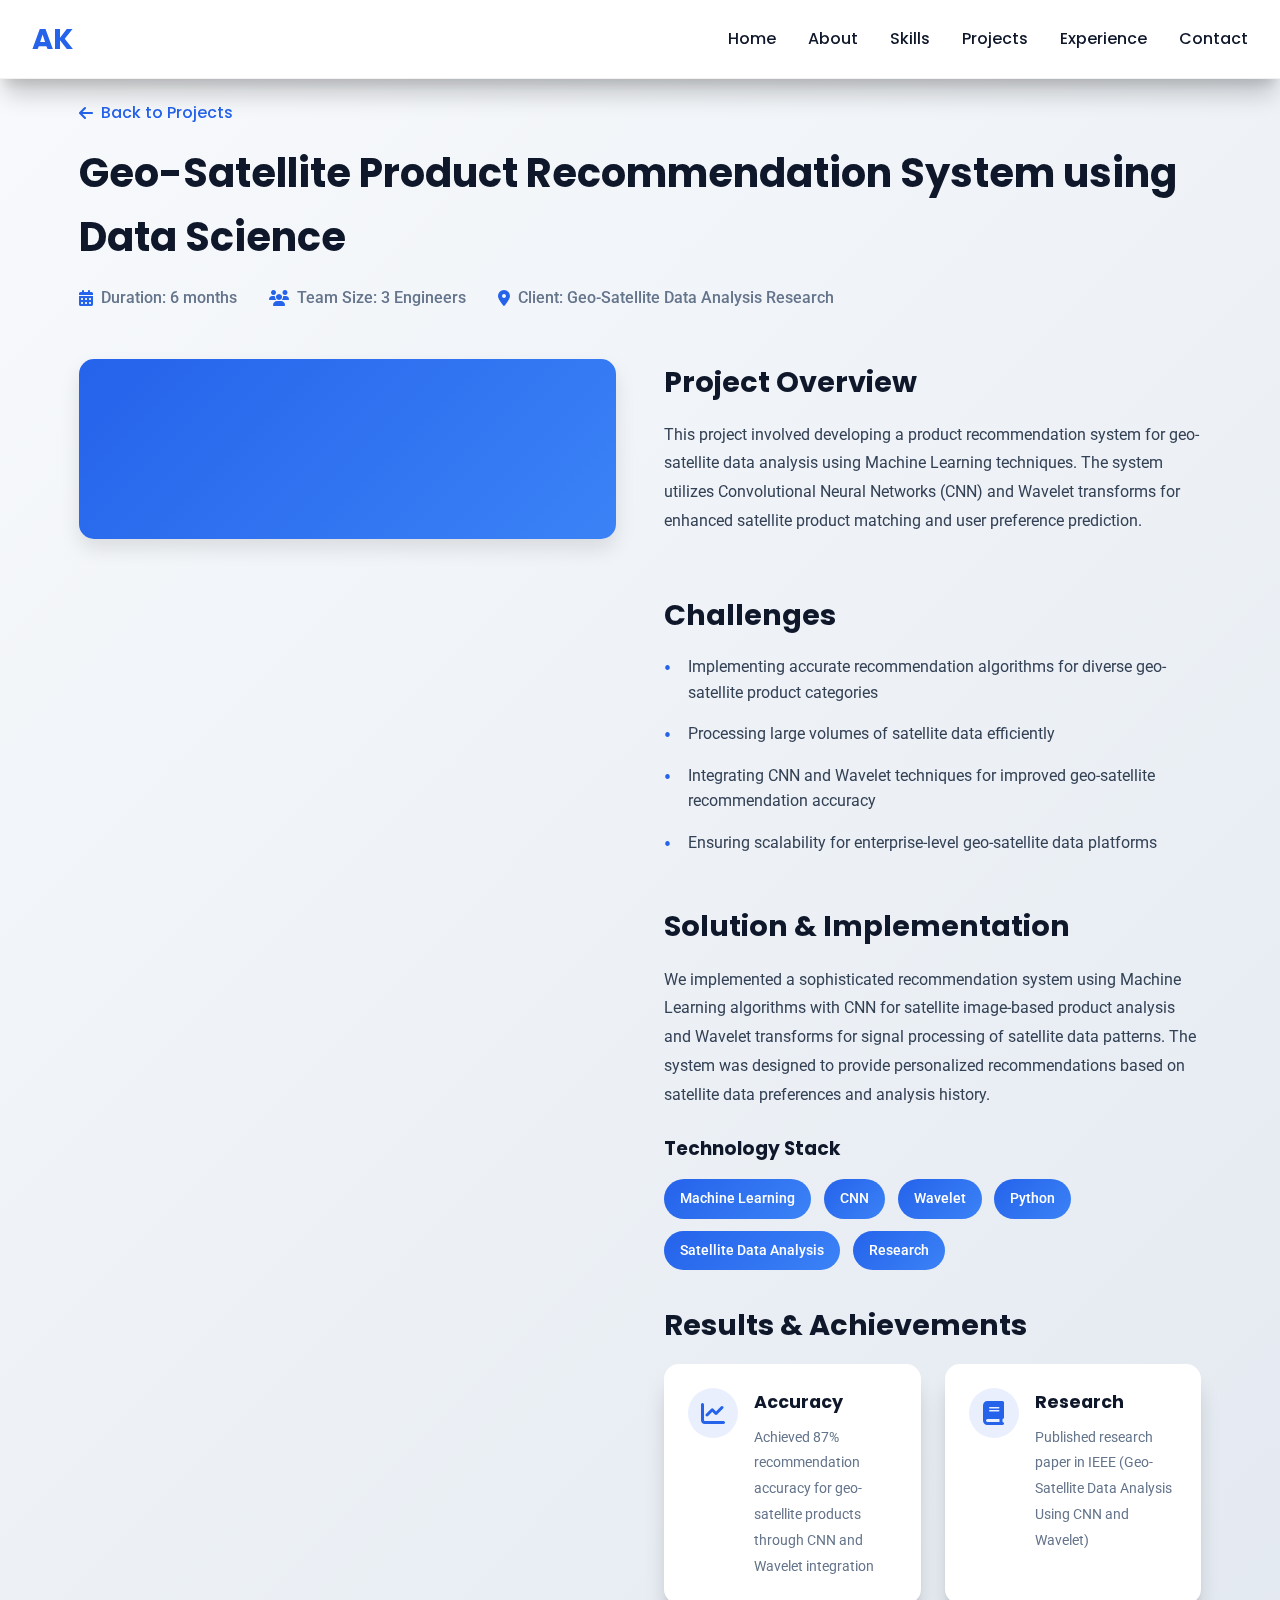
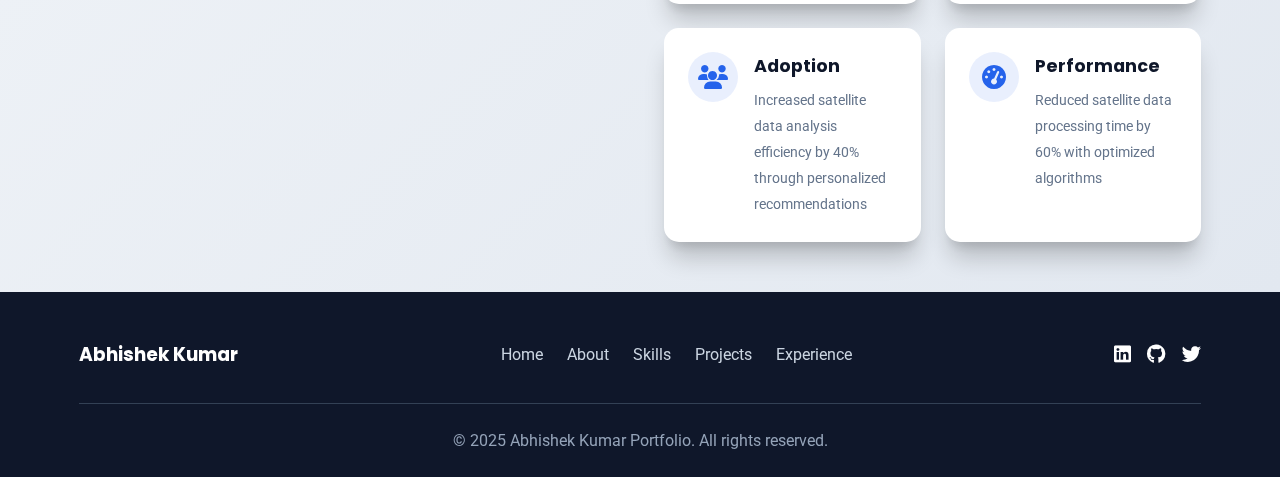
<file: project3.html>
<!DOCTYPE html>
<html lang="en">
<head>
    <meta charset="UTF-8">
    <meta name="viewport" content="width=device-width, initial-scale=1.0">
    <title>Geo-Satellite Product Recommendation System using Data Science - Project Details</title>
    <link rel="stylesheet" href="styles.css">
    <link href="https://fonts.googleapis.com/css2?family=Poppins:wght@300;400;500;600;700&family=Roboto:wght@300;400;500;700&display=swap" rel="stylesheet">
    <link rel="stylesheet" href="https://cdnjs.cloudflare.com/ajax/libs/font-awesome/6.4.0/css/all.min.css">
</head>
<body>
    <!-- Navigation -->
    <nav class="navbar">
        <div class="nav-container">
            <div class="nav-logo">
                <h2>AK</h2>
            </div>
            <ul class="nav-menu">
                <li class="nav-item">
                    <a href="index.html#home" class="nav-link">Home</a>
                </li>
                <li class="nav-item">
                    <a href="index.html#about" class="nav-link">About</a>
                </li>
                <li class="nav-item">
                    <a href="index.html#skills" class="nav-link">Skills</a>
                </li>
                <li class="nav-item">
                    <a href="index.html#projects" class="nav-link">Projects</a>
                </li>
                <li class="nav-item">
                    <a href="index.html#experience" class="nav-link">Experience</a>
                </li>
                <li class="nav-item">
                    <a href="index.html#contact" class="nav-link">Contact</a>
                </li>
            </ul>
            <div class="nav-toggle">
                <span class="bar"></span>
                <span class="bar"></span>
                <span class="bar"></span>
            </div>
        </div>
    </nav>

    <!-- Project Detail Section -->
    <section class="project-detail">
        <div class="container">
            <div class="project-detail-header">
                <button class="back-btn" onclick="window.location.href='index.html#projects'">
                    <i class="fas fa-arrow-left"></i> Back to Projects
                </button>
                <h1 class="project-title">Geo-Satellite Product Recommendation System using Data Science</h1>
                <div class="project-meta">
                    <span><i class="fas fa-calendar-alt"></i> Duration: 6 months</span>
                    <span><i class="fas fa-users"></i> Team Size: 3 Engineers</span>
                    <span><i class="fas fa-map-marker-alt"></i> Client: Geo-Satellite Data Analysis Research</span>
                </div>
            </div>

            <div class="project-detail-content">
                <div class="project-image">
                    <!--
                    <div class="detail-dashboard">
                        <div class="dashboard-header">
                            <div class="dashboard-title">Feature Store Dashboard</div>
                            <div class="dashboard-status active">Active</div>
                        </div>
                        <div class="dashboard-metrics">
                            <div class="metric-card">
                                <div class="metric-value">15+</div>
                                <div class="metric-label">ML Models</div>
                            </div>
                            <div class="metric-card">
                                <div class="metric-value">95%</div>
                                <div class="metric-label">Consistency</div>
                            </div>
                            <div class="metric-card">
                                <div class="metric-value">60%</div>
                                <div class="metric-label">Time Saved</div>
                            </div>
                        </div>
                        <div class="dashboard-graph">
                            <div class="graph-placeholder">
                                <div class="network-graph">
                                    <div class="node node-1"></div>
                                    <div class="node node-2"></div>
                                    <div class="node node-3"></div>
                                    <div class="node node-4"></div>
                                    <div class="connection"></div>
                                </div>
                            </div>
                        </div>
                    </div>
                    -->
                </div>

                <div class="project-info">
                    <div class="project-section">
                        <h2>Project Overview</h2>
                        <p>This project involved developing a product recommendation system for geo-satellite data analysis using Machine Learning techniques. The system utilizes Convolutional Neural Networks (CNN) and Wavelet transforms for enhanced satellite product matching and user preference prediction.</p>
                    </div>

                    <div class="project-section">
                        <h2>Challenges</h2>
                        <ul class="challenge-list">
                            <li>Implementing accurate recommendation algorithms for diverse geo-satellite product categories</li>
                            <li>Processing large volumes of satellite data efficiently</li>
                            <li>Integrating CNN and Wavelet techniques for improved geo-satellite recommendation accuracy</li>
                            <li>Ensuring scalability for enterprise-level geo-satellite data platforms</li>
                        </ul>
                    </div>

                    <div class="project-section">
                        <h2>Solution & Implementation</h2>
                        <p>We implemented a sophisticated recommendation system using Machine Learning algorithms with CNN for satellite image-based product analysis and Wavelet transforms for signal processing of satellite data patterns. The system was designed to provide personalized recommendations based on satellite data preferences and analysis history.</p>
                        
                        <div class="tech-stack">
                            <h3>Technology Stack</h3>
                            <div class="tech-tags">
                                <span class="tech-tag">Machine Learning</span>
                                <span class="tech-tag">CNN</span>
                                <span class="tech-tag">Wavelet</span>
                                <span class="tech-tag">Python</span>
                                <span class="tech-tag">Satellite Data Analysis</span>
                                <span class="tech-tag">Research</span>
                            </div>
                        </div>
                    </div>

                    <div class="project-section">
                        <h2>Results & Achievements</h2>
                        <div class="achievements">
                            <div class="achievement-card">
                                <div class="achievement-icon">
                                    <i class="fas fa-chart-line"></i>
                                </div>
                                <div class="achievement-content">
                                    <h3>Accuracy</h3>
                                    <p>Achieved 87% recommendation accuracy for geo-satellite products through CNN and Wavelet integration</p>
                                </div>
                            </div>
                            
                            <div class="achievement-card">
                                <div class="achievement-icon">
                                    <i class="fas fa-book"></i>
                                </div>
                                <div class="achievement-content">
                                    <h3>Research</h3>
                                    <p>Published research paper in IEEE (Geo-Satellite Data Analysis Using CNN and Wavelet)</p>
                                </div>
                            </div>
                            
                            <div class="achievement-card">
                                <div class="achievement-icon">
                                    <i class="fas fa-users"></i>
                                </div>
                                <div class="achievement-content">
                                    <h3>Adoption</h3>
                                    <p>Increased satellite data analysis efficiency by 40% through personalized recommendations</p>
                                </div>
                            </div>
                            
                            <div class="achievement-card">
                                <div class="achievement-icon">
                                    <i class="fas fa-tachometer-alt"></i>
                                </div>
                                <div class="achievement-content">
                                    <h3>Performance</h3>
                                    <p>Reduced satellite data processing time by 60% with optimized algorithms</p>
                                </div>
                            </div>
                        </div>
                    </div>
                </div>
            </div>
        </div>
    </section>

    <!-- Footer -->
    <footer class="footer">
        <div class="container">
            <div class="footer-content">
                <div class="footer-logo">
                    <h3>Abhishek Kumar</h3>
                </div>
                <div class="footer-links">
                    <a href="index.html#home">Home</a>
                    <a href="index.html#about">About</a>
                    <a href="index.html#skills">Skills</a>
                    <a href="index.html#projects">Projects</a>
                    <a href="index.html#experience">Experience</a>
                </div>
                <div class="footer-social">
                    <a href="https://www.linkedin.com/in/abhishek-kumar-a62182208/" target="_blank"><i class="fab fa-linkedin"></i></a>
                    <a href="#"><i class="fab fa-github"></i></a>
                    <a href="#"><i class="fab fa-twitter"></i></a>
                </div>
            </div>
            <div class="footer-bottom">
                <p>&copy; 2025 Abhishek Kumar Portfolio. All rights reserved.</p>
            </div>
        </div>
    </footer>

    <script src="script.js"></script>
</body>
</html>
</file>
<file: styles.css>
/* Base Styles */
:root {
    --primary-color: #2563eb;
    --secondary-color: #1e40af;
    --accent-color: #3b82f6;
    --dark-color: #0f172a;
    --light-color: #f8fafc;
    --gray-color: #94a3b8;
    --success-color: #10b981;
    --warning-color: #f59e0b;
    --danger-color: #ef4444;
    --card-shadow: 0 20px 25px -5px rgba(0, 0, 0, 0.2), 0 10px 10px -5px rgba(0, 0, 0, 0.1);
    --card-shadow-hover: 0 25px 50px -12px rgba(0, 0, 0, 0.35);
    --transition: all 0.4s cubic-bezier(0.175, 0.885, 0.32, 1.275);
    
    --font-primary: 'Poppins', sans-serif;
    --font-secondary: 'Roboto', sans-serif;
}

* {
    margin: 0;
    padding: 0;
    box-sizing: border-box;
}

html {
    scroll-behavior: smooth;
}

body {
    font-family: var(--font-secondary);
    line-height: 1.6;
    color: var(--dark-color);
    background-color: var(--light-color);
    overflow-x: hidden;
    position: relative;
    transform-style: preserve-3d;
    perspective: 1000px;
    transition: transform 0.1s ease-out;
}

/* Add depth to existing elements */
.container {
    width: 90%;
    max-width: 1200px;
    margin: 0 auto;
    padding: 0 15px;
    position: relative;
    z-index: 2;
}

/* Parallax effect for background elements */
.background-3d {
    position: fixed;
    top: 0;
    left: 0;
    width: 100%;
    height: 100%;
    z-index: -1;
    overflow: hidden;
    perspective: 1500px;
    transform: translateZ(-150px);
}

.floating-shape {
    position: absolute;
    border-radius: 50%;
    background: radial-gradient(circle, rgba(37, 99, 235, 0.3) 0%, rgba(37, 99, 235, 0) 70%);
    transform-style: preserve-3d;
    animation: float 15s infinite linear;
    box-shadow: inset 0 0 50px rgba(37, 99, 235, 0.4), 0 0 80px rgba(37, 99, 235, 0.3);
    will-change: transform;
    filter: blur(0.5px);
    opacity: 0.8;
}

.shape-1 {
    width: 350px;
    height: 350px;
    top: 5%;
    left: 3%;
    animation-duration: 25s;
    transform: translateZ(-50px);
}

.shape-2 {
    width: 250px;
    height: 250px;
    top: 75%;
    left: 12%;
    animation-duration: 30s;
    animation-direction: reverse;
    transform: translateZ(-80px);
}

.shape-3 {
    width: 180px;
    height: 180px;
    top: 15%;
    right: 8%;
    animation-duration: 20s;
    transform: translateZ(-30px);
}

.shape-4 {
    width: 300px;
    height: 300px;
    bottom: 5%;
    right: 15%;
    animation-duration: 35s;
    animation-direction: reverse;
    transform: translateZ(-60px);
}

.shape-5 {
    width: 120px;
    height: 120px;
    top: 45%;
    left: 20%;
    animation-duration: 15s;
    transform: translateZ(-40px);
}

.shape-6 {
    width: 220px;
    height: 220px;
    bottom: 25%;
    left: 3%;
    animation-duration: 28s;
    animation-direction: reverse;
    transform: translateZ(-90px);
}

.shape-7 {
    width: 150px;
    height: 150px;
    top: 65%;
    right: 25%;
    animation-duration: 22s;
    transform: translateZ(-20px);
}

.shape-8 {
    width: 250px;
    height: 250px;
    top: 10%;
    right: 20%;
    animation-duration: 40s;
    animation-direction: reverse;
    transform: translateZ(-70px);
}

@keyframes float {
    0% {
        transform: translate(0, 0) rotate(0deg) translateZ(-50px) scale(1);
    }
    25% {
        transform: translate(25px, 25px) rotate(90deg) translateZ(-50px) scale(1.1);
    }
    50% {
        transform: translate(50px, 0) rotate(180deg) translateZ(-50px) scale(1.15);
    }
    75% {
        transform: translate(25px, -25px) rotate(270deg) translateZ(-50px) scale(1.1);
    }
    100% {
        transform: translate(0, 0) rotate(360deg) translateZ(-50px) scale(1);
    }
}

/* Add depth to navigation */
.navbar {
    position: fixed;
    top: 0;
    left: 0;
    width: 100%;
    background-color: rgba(255, 255, 255, 0.95);
    box-shadow: var(--card-shadow);
    z-index: 1000;
    transition: all 0.4s cubic-bezier(0.175, 0.885, 0.32, 1.275);
    transform: translateZ(0);
    perspective: 1000px;
    backdrop-filter: blur(10px);
    border-bottom: 1px solid rgba(0, 0, 0, 0.05);
}

.navbar.sticky {
    background-color: rgba(255, 255, 255, 0.98);
    box-shadow: 0 5px 20px rgba(0, 0, 0, 0.1);
    transform: translateZ(10px);
}

/* Add depth to sections */
section {
    transform-style: preserve-3d;
    position: relative;
}

/* Buttons */
.btn {
    display: inline-block;
    padding: 15px 35px;
    border-radius: 35px;
    font-family: var(--font-primary);
    font-weight: 600;
    font-size: 18px;
    cursor: pointer;
    transition: all 0.4s cubic-bezier(0.175, 0.885, 0.32, 1.275);
    border: none;
    outline: none;
    transform: translateZ(0);
    box-shadow: 0 8px 25px rgba(37, 99, 235, 0.4);
    position: relative;
    overflow: hidden;
    perspective: 1500px;
    transform-style: preserve-3d;
    background: linear-gradient(135deg, var(--primary-color), var(--secondary-color));
    color: white;
    z-index: 1;
    letter-spacing: 0.5px;
}

.btn::before {
    content: '';
    position: absolute;
    top: 0;
    left: -100%;
    width: 100%;
    height: 100%;
    background: linear-gradient(90deg, transparent, rgba(255, 255, 255, 0.4), transparent);
    transition: 0.6s;
    z-index: -1;
}

.btn:hover::before {
    left: 100%;
}

.btn:hover {
    transform: translateY(-8px) translateZ(30px) rotateX(8deg) scale(1.08);
    box-shadow: 0 20px 40px rgba(37, 99, 235, 0.5);
}

.btn:active {
    transform: translateY(3px) translateZ(10px) rotateX(-3deg) scale(0.95);
    box-shadow: 0 4px 15px rgba(37, 99, 235, 0.3);
    transition: all 0.2s ease;
}

.secondary-btn {
    background: transparent;
    color: var(--primary-color);
    border: 3px solid var(--primary-color);
}

.secondary-btn:hover {
    background: linear-gradient(135deg, var(--primary-color), var(--secondary-color));
    color: white;
    transform: translateY(-8px) translateZ(30px) rotateX(8deg) scale(1.08);
    box-shadow: 0 20px 40px rgba(37, 99, 235, 0.5);
}

.secondary-btn:active {
    transform: translateY(3px) translateZ(10px) rotateX(-3deg) scale(0.95);
    box-shadow: 0 4px 15px rgba(37, 99, 235, 0.3);
}

/* Section Titles */
.section-title {
    font-family: var(--font-primary);
    font-size: 3rem;
    text-align: center;
    margin-bottom: 3rem;
    position: relative;
    color: var(--dark-color);
    transform: translateZ(0);
    text-shadow: 0 4px 15px rgba(0, 0, 0, 0.2);
    transition: transform 0.4s cubic-bezier(0.175, 0.885, 0.32, 1.275);
    font-weight: 800;
}

.section-title:hover {
    transform: translateZ(30px) scale(1.05);
}

.section-title::after {
    content: '';
    position: absolute;
    bottom: -20px;
    left: 50%;
    transform: translateX(-50%);
    width: 100px;
    height: 6px;
    background: linear-gradient(90deg, var(--primary-color), var(--accent-color));
    border-radius: 3px;
    box-shadow: 0 4px 15px rgba(37, 99, 235, 0.4);
    animation: pulseLine 3s infinite;
}

@keyframes pulseLine {
    0% { width: 100px; }
    50% { width: 150px; }
    100% { width: 100px; }
}

/* Navigation */
.nav-container {
    display: flex;
    justify-content: space-between;
    align-items: center;
    padding: 1rem 2rem;
    max-width: 1400px;
    margin: 0 auto;
}

.nav-logo h2 {
    font-family: var(--font-primary);
    font-size: 1.8rem;
    font-weight: 700;
    color: var(--primary-color);
    transform: translateZ(20px);
}

.nav-menu {
    display: flex;
    list-style: none;
    margin: 0;
    padding: 0;
}

.nav-item:not(:last-child) {
    margin-right: 2rem;
}

.nav-link {
    font-family: var(--font-primary);
    font-weight: 500;
    color: var(--dark-color);
    text-decoration: none;
    transition: all 0.3s cubic-bezier(0.34, 1.56, 0.64, 1);
    position: relative;
    transform: translateZ(10px);
    display: inline-block;
    padding: 0.5rem 0;
}

.nav-link:hover {
    color: var(--primary-color);
    transform: translateY(-3px) translateZ(20px);
}

.nav-link::after {
    content: '';
    position: absolute;
    bottom: 0;
    left: 0;
    width: 0;
    height: 2px;
    background-color: var(--primary-color);
    transition: all 0.3s cubic-bezier(0.34, 1.56, 0.64, 1);
}

.nav-link:hover::after {
    width: 100%;
}

.nav-toggle {
    display: none;
    flex-direction: column;
    cursor: pointer;
    transform: translateZ(20px);
}

.bar {
    width: 25px;
    height: 3px;
    background-color: var(--dark-color);
    margin: 3px 0;
    transition: var(--transition);
}

/* Hero Section */
.hero {
    padding: 100px 0 50px;
    background: linear-gradient(135deg, #dbeafe 0%, #eff6ff 100%);
    min-height: 100vh;
    display: flex;
    align-items: center;
    position: relative;
    overflow: hidden;
    transform-style: preserve-3d;
    perspective: 1500px;
    animation: gradientShift 8s ease infinite;
}

@keyframes gradientShift {
    0% { background: linear-gradient(135deg, #dbeafe 0%, #eff6ff 100%); }
    50% { background: linear-gradient(135deg, #dbeafe 30%, #bfdbfe 70%); }
    100% { background: linear-gradient(135deg, #dbeafe 0%, #eff6ff 100%); }
}

.hero-img {
    width: 100%;
    max-width: 500px;
    border-radius: 25px;
    box-shadow: var(--card-shadow);
    transform: translateZ(50px);
    transition: all 0.4s cubic-bezier(0.175, 0.885, 0.32, 1.275);
    background: linear-gradient(135deg, #2563eb, #3b82f6);
    height: 450px;
    display: flex;
    align-items: center;
    justify-content: center;
    color: white;
    font-family: var(--font-primary);
    font-weight: 500;
    font-size: 1.2rem;
    text-align: center;
    padding: 20px;
    position: relative;
    overflow: hidden;
    object-fit: cover;
    border: 3px solid rgba(255, 255, 255, 0.3);
    backdrop-filter: blur(5px);
}

.hero-img:hover {
    transform: translateY(-20px) translateZ(80px) rotateY(10deg) scale(1.03);
    box-shadow: var(--card-shadow-hover);
}

.hero::before {
    content: '';
    position: absolute;
    top: -50%;
    left: -50%;
    width: 200%;
    height: 200%;
    background: radial-gradient(circle, rgba(255,255,255,0.3) 0%, rgba(255,255,255,0) 70%);
    transform: rotate(30deg);
    animation: rotate 20s linear infinite;
}

@keyframes rotate {
    from { transform: rotate(0deg); }
    to { transform: rotate(360deg); }
}

.hero-container {
    display: grid;
    grid-template-columns: 1fr 1fr;
    gap: 3rem;
    align-items: center;
    position: relative;
    z-index: 2;
    transform: translateZ(20px);
}

.hero-content {
    padding-top: 50px;
    transform: translateZ(30px);
}

.hero-title {
    font-family: var(--font-primary);
    font-size: 3.5rem;
    font-weight: 800;
    line-height: 1.2;
    margin-bottom: 1.5rem;
    color: var(--dark-color);
    text-shadow: 0 4px 8px rgba(0,0,0,0.15);
    transform: translateZ(40px);
    background: linear-gradient(90deg, var(--primary-color), var(--accent-color));
    -webkit-background-clip: text;
    -webkit-text-fill-color: transparent;
    background-clip: text;
}

.hero-description {
    font-size: 1.2rem;
    margin-bottom: 2rem;
    color: #334155;
    transform: translateZ(20px);
}

.hero-btns {
    display: flex;
    gap: 1rem;
    transform: translateZ(50px);
}

/* 3D Hero Model */
.hero-3d-model {
    perspective: 1500px;
    transform-style: preserve-3d;
    display: flex;
    justify-content: center;
    align-items: center;
    height: 300px;
    position: relative;
}

.cube {
    position: relative;
    width: 150px;
    height: 150px;
    transform-style: preserve-3d;
    animation: rotate 20s infinite linear;
    transform: rotateX(-25deg) rotateY(-25deg);
    transition: transform 0.5s ease;
}

@keyframes rotate {
    0% { transform: rotateX(-25deg) rotateY(0); }
    100% { transform: rotateX(-25deg) rotateY(360deg); }
}

.face {
    position: absolute;
    width: 150px;
    height: 150px;
    background: rgba(37, 99, 235, 0.9);
    border: 2px solid rgba(255, 255, 255, 0.5);
    display: flex;
    flex-direction: column;
    justify-content: center;
    align-items: center;
    color: white;
    font-family: var(--font-primary);
    font-weight: 500;
    box-shadow: inset 0 0 20px rgba(0, 0, 0, 0.2), 0 0 30px rgba(37, 99, 235, 0.3);
    transition: var(--transition);
    backdrop-filter: blur(5px);
}

.face:hover {
    background: rgba(30, 64, 175, 0.95);
    transform: translateZ(30px) scale(1.05);
}

.face i {
    font-size: 2.5rem;
    margin-bottom: 1rem;
    text-shadow: 0 0 10px rgba(255, 255, 255, 0.5);
}

.front  { transform: rotateY(0deg) translateZ(75px); background: linear-gradient(135deg, var(--primary-color), var(--accent-color)); }
.back   { transform: rotateY(180deg) translateZ(75px); background: linear-gradient(135deg, var(--accent-color), var(--primary-color)); }
.right  { transform: rotateY(90deg) translateZ(75px); background: linear-gradient(135deg, var(--secondary-color), var(--primary-color)); }
.left   { transform: rotateY(-90deg) translateZ(75px); background: linear-gradient(135deg, var(--primary-color), var(--secondary-color)); }
.top    { transform: rotateX(90deg) translateZ(75px); background: linear-gradient(135deg, var(--accent-color), var(--secondary-color)); }
.bottom { transform: rotateX(-90deg) translateZ(75px); background: linear-gradient(135deg, var(--secondary-color), var(--accent-color)); }

/* About Section */
.about {
    padding: 5rem 0;
    background-color: white;
    position: relative;
    transform-style: preserve-3d;
    perspective: 1000px;
}

.about::before {
    content: '';
    position: absolute;
    top: 0;
    left: 0;
    width: 100%;
    height: 100%;
    background: url('[data-uri]');
}

.about-content {
    display: block;
    gap: 3rem;
    align-items: center;
    transform: translateZ(10px);
}

.about-text p {
    margin-bottom: 1.5rem;
    font-size: 1.1rem;
    color: #334155;
    transform: translateZ(5px);
    transition: transform 0.3s ease;
}

.about-text p:hover {
    transform: translateZ(15px);
}

.stats {
    display: flex;
    gap: 2rem;
    margin-top: 2rem;
    transform: translateZ(10px);
}

.stat-item {
    text-align: center;
    transform: translateZ(10px);
    transition: transform 0.3s ease;
}

.stat-item:hover {
    transform: translateZ(20px);
}

.stat-item h3 {
    font-family: var(--font-primary);
    font-size: 2rem;
    color: var(--primary-color);
    margin-bottom: 0.5rem;
    transform: translateZ(15px);
}

.stat-item p {
    margin: 0;
    font-weight: 500;
    color: #64748b;
    transform: translateZ(10px);
}

.profile-description {
    margin-top: 2rem;
    transform: translateZ(10px);
}

.profile-description h3 {
    font-family: var(--font-primary);
    margin-bottom: 1rem;
    color: var(--dark-color);
    transform: translateZ(15px);
}

.profile-points {
    list-style: none;
}

.profile-points li {
    margin-bottom: 1rem;
    padding-left: 1.5rem;
    position: relative;
    color: #334155;
    transform: translateZ(10px);
    transition: transform 0.3s ease;
}

.profile-points li:hover {
    transform: translateZ(20px);
}

.profile-points li::before {
    content: '▹';
    color: var(--primary-color);
    position: absolute;
    left: 0;
    font-weight: bold;
}

.profile-image-container {
    position: relative;
    perspective: 1000px;
    transform-style: preserve-3d;
    transform: translateZ(20px);
}

.profile-placeholder {
    background: linear-gradient(135deg, var(--primary-color), var(--accent-color));
    border-radius: 20px;
    height: 300px;
    display: flex;
    justify-content: center;
    align-items: center;
    color: white;
    font-size: 5rem;
    box-shadow: var(--card-shadow);
    transition: all 0.4s cubic-bezier(0.175, 0.885, 0.32, 1.275);
    transform: translateZ(40px);
    position: relative;
    overflow: hidden;
    perspective: 1000px;
}

.profile-image {
    width: 100%;
    height: 100%;
    object-fit: cover;
    border-radius: 20px;
    background: linear-gradient(135deg, #2563eb, #3b82f6);
    display: flex;
    align-items: center;
    justify-content: center;
    color: white;
    font-family: var(--font-primary);
    font-weight: 500;
    font-size: 1.5rem;
    text-align: center;
}

.profile-placeholder::before {
    content: '';
    position: absolute;
    top: -50%;
    left: -50%;
    width: 200%;
    height: 200%;
    background: radial-gradient(circle, rgba(255,255,255,0.2) 0%, rgba(255,255,255,0) 70%);
    transform: rotate(30deg);
}

.profile-placeholder:hover {
    transform: translateY(-15px) translateZ(60px) rotateY(10deg);
    box-shadow: var(--card-shadow-hover);
}

.image-overlay {
    position: absolute;
    bottom: 0;
    left: 0;
    right: 0;
    background: linear-gradient(transparent, rgba(0, 0, 0, 0.7));
    padding: 1.5rem;
    border-radius: 0 0 20px 20px;
    transform: translateZ(30px);
}

.overlay-content h4 {
    color: white;
    font-family: var(--font-primary);
    margin-bottom: 0.5rem;
    transform: translateZ(10px);
}

.overlay-content p {
    color: #e2e8f0;
    font-size: 0.9rem;
    transform: translateZ(5px);
}

/* Skills Section */
.skills {
    padding: 5rem 0;
    background: linear-gradient(135deg, #f1f5f9 0%, #e2e8f0 100%);
    transform-style: preserve-3d;
    perspective: 1500px;
    position: relative;
    overflow: hidden;
}

.skills::before {
    content: '';
    position: absolute;
    top: 0;
    left: 0;
    width: 100%;
    height: 100%;
    background: radial-gradient(circle, rgba(37, 99, 235, 0.1) 0%, transparent 70%);
    z-index: 0;
}

.skills-container {
    display: grid;
    grid-template-columns: repeat(auto-fit, minmax(320px, 1fr));
    gap: 2.5rem;
    transform: translateZ(10px);
    position: relative;
    z-index: 1;
}

.skill-category {
    background: linear-gradient(135deg, white, #f8fafc);
    border-radius: 20px;
    padding: 2.5rem;
    box-shadow: var(--card-shadow);
    transition: all 0.4s cubic-bezier(0.175, 0.885, 0.32, 1.275);
    transform: translateZ(0);
    border: 1px solid rgba(0, 0, 0, 0.08);
    perspective: 1500px;
    transform-style: preserve-3d;
    position: relative;
    overflow: hidden;
    backdrop-filter: blur(5px);
}

.skill-category:hover {
    transform: translateY(-20px) translateZ(50px) rotateY(10deg) scale(1.02);
    box-shadow: var(--card-shadow-hover);
}

.skill-category h3 {
    font-family: var(--font-primary);
    margin-bottom: 1.5rem;
    color: var(--dark-color);
    font-size: 1.7rem;
    transform: translateZ(15px);
    text-shadow: 0 4px 8px rgba(0,0,0,0.15);
    font-weight: 700;
}

.skill-list {
    list-style: none;
}

.skill-list li {
    margin-bottom: 1.2rem;
    padding-left: 2rem;
    position: relative;
    color: #334155;
    font-weight: 500;
    transform: translateZ(10px);
    transition: all 0.4s cubic-bezier(0.175, 0.885, 0.32, 1.275);
    font-size: 1.1rem;
}

.skill-list li:hover {
    transform: translateX(20px) translateZ(25px);
}

.skill-list li i {
    color: var(--success-color);
    position: absolute;
    left: 0;
    top: 4px;
    transform: translateZ(15px);
    transition: all 0.4s cubic-bezier(0.175, 0.885, 0.32, 1.275);
    font-size: 1.2rem;
}

.skill-list li:hover i {
    transform: scale(1.4) translateZ(30px) rotate(15deg);
}

/* Projects Section */
.projects {
    padding: 5rem 0;
    background: linear-gradient(135deg, #f8fafc 0%, #e2e8f0 100%);
    transform-style: preserve-3d;
    perspective: 1500px;
    position: relative;
    overflow: hidden;
}

.projects::before {
    content: '';
    position: absolute;
    top: 0;
    left: 0;
    width: 100%;
    height: 100%;
    background: radial-gradient(circle, rgba(37, 99, 235, 0.1) 0%, transparent 70%);
    z-index: 0;
}

.projects-grid {
    display: grid;
    grid-template-columns: repeat(auto-fit, minmax(320px, 1fr));
    gap: 2.5rem;
    transform: translateZ(10px);
    position: relative;
    z-index: 1;
}

.project-card {
    background: linear-gradient(135deg, white, #f8fafc);
    border-radius: 20px;
    padding: 2.5rem;
    box-shadow: var(--card-shadow);
    transition: all 0.4s cubic-bezier(0.175, 0.885, 0.32, 1.275);
    border: 1px solid rgba(0, 0, 0, 0.08);
    cursor: pointer;
    transform: translateZ(0);
    position: relative;
    overflow: hidden;
    perspective: 1500px;
    transform-style: preserve-3d;
    backdrop-filter: blur(5px);
}

.project-card:hover {
    transform: translateY(-25px) translateZ(80px) rotateX(15deg) rotateY(10deg) scale(1.02);
    box-shadow: var(--card-shadow-hover);
}

.project-image {
    width: 100%;
    height: 180px;
    overflow: hidden;
    border-radius: 15px;
    margin-bottom: 1.5rem;
    background: linear-gradient(135deg, #2563eb, #3b82f6);
    display: flex;
    align-items: center;
    justify-content: center;
    color: white;
    font-family: var(--font-primary);
    font-weight: 600;
    font-size: 1.1rem;
    text-align: center;
    padding: 15px;
    transform: translateZ(15px);
    transition: all 0.4s cubic-bezier(0.175, 0.885, 0.32, 1.275);
    box-shadow: 0 10px 20px rgba(0, 0, 0, 0.1);
}

.project-img {
    width: 100%;
    height: 100%;
    object-fit: cover;
    transition: all 0.4s cubic-bezier(0.175, 0.885, 0.32, 1.275);
}

.project-card:hover .project-img {
    transform: scale(1.15);
}

.project-card::before {
    content: '';
    position: absolute;
    top: 0;
    left: 0;
    width: 100%;
    height: 0;
    background: linear-gradient(135deg, rgba(37, 99, 235, 0.15), rgba(30, 64, 175, 0.15));
    transition: height 0.5s ease;
    z-index: 0;
}

.project-card:hover::before {
    height: 100%;
}

.project-card > * {
    position: relative;
    z-index: 1;
}

.project-icon {
    font-size: 3rem;
    color: var(--primary-color);
    margin-bottom: 1.5rem;
    transition: all 0.4s cubic-bezier(0.175, 0.885, 0.32, 1.275);
    transform: translateZ(25px);
    text-shadow: 0 8px 20px rgba(37, 99, 235, 0.4);
    animation: pulse 2s infinite;
}

@keyframes pulse {
    0% { transform: translateZ(25px) scale(1); }
    50% { transform: translateZ(25px) scale(1.1); }
    100% { transform: translateZ(25px) scale(1); }
}

.project-card:hover .project-icon {
    transform: scale(1.3) rotate(20deg) translateZ(40px);
}

.project-card h3 {
    font-family: var(--font-primary);
    font-size: 1.7rem;
    margin-bottom: 1rem;
    color: var(--dark-color);
    transform: translateZ(15px);
    transition: transform 0.4s cubic-bezier(0.175, 0.885, 0.32, 1.275);
    font-weight: 700;
}

.project-card h3:hover {
    transform: translateZ(25px);
}

.project-card p {
    color: #64748b;
    margin-bottom: 1.5rem;
    transform: translateZ(10px);
    transition: transform 0.3s ease;
}

.project-card p:hover {
    transform: translateZ(20px);
}

.project-tech {
    display: flex;
    flex-wrap: wrap;
    gap: 0.5rem;
    margin-bottom: 1.5rem;
}

.project-tech span {
    background: linear-gradient(135deg, var(--primary-color), var(--accent-color));
    color: white;
    padding: 0.3rem 0.8rem;
    border-radius: 20px;
    font-size: 0.8rem;
    font-weight: 500;
    transition: all 0.3s cubic-bezier(0.34, 1.56, 0.64, 1);
    transform: translateZ(20px);
    display: inline-block;
    margin: 0.2rem;
}

.project-card:hover .project-tech span {
    transform: translateY(-8px) translateZ(35px);
    box-shadow: 0 8px 20px rgba(37, 99, 235, 0.4);
}

.project-link {
    display: flex;
    align-items: center;
    color: var(--primary-color);
    font-weight: 500;
    transition: all 0.3s cubic-bezier(0.34, 1.56, 0.64, 1);
    transform: translateZ(15px);
}

.project-link i {
    margin-left: 0.5rem;
    transition: all 0.3s cubic-bezier(0.34, 1.56, 0.64, 1);
}

.project-card:hover .project-link {
    color: var(--secondary-color);
    transform: translateZ(25px);
}

.project-card:hover .project-link i {
    transform: translateX(10px);
}

/* Experience Section */
.experience {
    padding: 5rem 0;
    background-color: #f1f5f9;
    transform-style: preserve-3d;
    perspective: 1000px;
}

.timeline {
    position: relative;
    max-width: 800px;
    margin: 0 auto;
    transform: translateZ(10px);
}

.timeline::before {
    content: '';
    position: absolute;
    top: 0;
    bottom: 0;
    width: 4px;
    background-color: var(--primary-color);
    left: 50%;
    margin-left: -2px;
    transform: translateZ(5px);
}

.timeline-item {
    position: relative;
    margin-bottom: 50px;
    width: 100%;
    transform: translateZ(10px);
}

.timeline-item:nth-child(odd) {
    padding-right: calc(50% + 30px);
    text-align: right;
}

.timeline-item:nth-child(even) {
    padding-left: calc(50% + 30px);
}

.timeline-marker {
    position: absolute;
    width: 20px;
    height: 20px;
    border-radius: 50%;
    background-color: var(--primary-color);
    border: 4px solid white;
    box-shadow: 0 0 0 4px var(--accent-color);
    top: 0;
    left: 50%;
    transform: translateX(-50%) translateZ(15px);
    transition: all 0.3s cubic-bezier(0.34, 1.56, 0.64, 1);
}

.timeline-marker:hover {
    transform: translateX(-50%) translateZ(25px) scale(1.2);
}

.timeline-content {
    background: white;
    padding: 2rem;
    border-radius: 15px;
    box-shadow: var(--card-shadow);
    transition: all 0.3s cubic-bezier(0.34, 1.56, 0.64, 1);
    transform: translateZ(10px);
}

.timeline-content:hover {
    transform: translateY(-5px) translateZ(20px);
    box-shadow: var(--card-shadow-hover);
}

.timeline-content h3 {
    font-family: var(--font-primary);
    font-size: 1.5rem;
    color: var(--dark-color);
    margin-bottom: 0.5rem;
    transform: translateZ(10px);
}

.timeline-content h4 {
    color: var(--primary-color);
    margin-bottom: 1rem;
    font-weight: 500;
    transform: translateZ(5px);
}

.timeline-content p {
    margin-bottom: 1rem;
    color: #475569;
    transform: translateZ(5px);
}

.timeline-content ul {
    padding-left: 1.5rem;
}

.timeline-content li {
    margin-bottom: 0.5rem;
    color: #475569;
    transform: translateZ(5px);
}

/* AI Assistant Section */
.ai-assistant {
    padding: 5rem 0;
    background: linear-gradient(135deg, #dbeafe 0%, #eff6ff 100%);
    position: relative;
    overflow: hidden;
    transform-style: preserve-3d;
    perspective: 1000px;
}

.ai-assistant::before {
    content: '';
    position: absolute;
    top: -50%;
    left: -50%;
    width: 200%;
    height: 200%;
    background: radial-gradient(circle, rgba(255,255,255,0.2) 0%, rgba(255,255,255,0) 70%);
    transform: rotate(30deg);
}

.assistant-container {
    display: grid;
    grid-template-columns: 1fr 1fr;
    gap: 3rem;
    align-items: center;
    position: relative;
    z-index: 2;
    transform: translateZ(20px);
}

.assistant-info h3 {
    font-family: var(--font-primary);
    font-size: 1.8rem;
    margin-bottom: 1.5rem;
    color: var(--dark-color);
    transform: translateZ(15px);
}

.assistant-info p {
    margin-bottom: 2rem;
    font-size: 1.1rem;
    color: #334155;
    transform: translateZ(10px);
}

.assistant-features {
    display: flex;
    flex-direction: column;
    gap: 1rem;
}

.feature {
    display: flex;
    align-items: center;
    gap: 0.8rem;
    font-weight: 500;
    transform: translateZ(10px);
    transition: transform 0.3s ease;
}

.feature:hover {
    transform: translateX(15px) translateZ(20px);
}

.feature i {
    color: var(--success-color);
    transform: translateZ(15px);
}

.assistant-chat {
    background: linear-gradient(135deg, white, #f8fafc);
    border-radius: 15px;
    box-shadow: var(--card-shadow);
    overflow: hidden;
    display: flex;
    flex-direction: column;
    height: 500px;
    transition: all 0.4s cubic-bezier(0.175, 0.885, 0.32, 1.275);
    transform: translateZ(0);
    border: 1px solid rgba(0, 0, 0, 0.05);
    perspective: 1000px;
    transform-style: preserve-3d;
    position: relative;
    overflow: hidden;
}

.assistant-chat:hover {
    transform: translateY(-15px) translateZ(40px) rotateX(8deg);
    box-shadow: var(--card-shadow-hover);
}

.chat-header {
    background: linear-gradient(90deg, var(--primary-color), var(--secondary-color));
    color: white;
    padding: 1rem 1.5rem;
    transform: translateZ(15px);
    box-shadow: 0 2px 10px rgba(0, 0, 0, 0.1);
}

.chat-title {
    display: flex;
    align-items: center;
    gap: 0.8rem;
    font-family: var(--font-primary);
    font-weight: 500;
    transform: translateZ(10px);
}

.chat-messages {
    flex: 1;
    padding: 1.5rem;
    overflow-y: auto;
    display: flex;
    flex-direction: column;
    gap: 1rem;
    transform: translateZ(10px);
    background: linear-gradient(135deg, #f8fafc 0%, #f1f5f9 100%);
}

.message {
    max-width: 80%;
    padding: 1rem;
    border-radius: 15px;
    line-height: 1.5;
    transform: translateZ(10px);
    transition: all 0.3s cubic-bezier(0.34, 1.56, 0.64, 1);
    box-shadow: 0 2px 5px rgba(0, 0, 0, 0.05);
}

.message:hover {
    transform: translateZ(20px);
    box-shadow: 0 5px 15px rgba(0, 0, 0, 0.1);
}

.bot-message {
    background-color: #dbeafe;
    align-self: flex-start;
    border-bottom-left-radius: 5px;
}

.user-message {
    background: linear-gradient(90deg, var(--primary-color), var(--accent-color));
    color: white;
    align-self: flex-end;
    border-bottom-right-radius: 5px;
}

.chat-input {
    display: flex;
    padding: 1rem;
    border-top: 1px solid #e2e8f0;
    background: white;
    transform: translateZ(15px);
    box-shadow: 0 -2px 10px rgba(0, 0, 0, 0.05);
}

.chat-input input {
    flex: 1;
    padding: 0.8rem 1.2rem;
    border: 1px solid #cbd5e1;
    border-radius: 30px;
    outline: none;
    font-family: var(--font-secondary);
    font-size: 1rem;
    transition: all 0.3s cubic-bezier(0.34, 1.56, 0.64, 1);
    transform: translateZ(10px);
    box-shadow: 0 2px 5px rgba(0, 0, 0, 0.05);
}

.chat-input input:focus {
    border-color: var(--primary-color);
    box-shadow: 0 0 0 3px rgba(37, 99, 235, 0.1), 0 5px 15px rgba(37, 99, 235, 0.1);
    transform: translateZ(15px);
}

.chat-input button {
    background: linear-gradient(135deg, var(--primary-color), var(--secondary-color));
    color: white;
    border: none;
    width: 45px;
    height: 45px;
    border-radius: 50%;
    margin-left: 0.8rem;
    cursor: pointer;
    transition: all 0.3s cubic-bezier(0.34, 1.56, 0.64, 1);
    transform: translateZ(15px);
    box-shadow: 0 2px 10px rgba(37, 99, 235, 0.3);
}

.chat-input button:hover {
    transform: scale(1.1) translateZ(25px);
    box-shadow: 0 8px 20px rgba(37, 99, 235, 0.4);
}

.chat-input button:active {
    transform: scale(0.95) translateZ(10px);
}

/* Contact Section */
.contact {
    padding: 5rem 0;
    background-color: white;
}

.contact-container {
    display: grid;
    grid-template-columns: 1fr 1fr;
    gap: 3rem;
}

.contact-info h3 {
    font-family: var(--font-primary);
    font-size: 1.8rem;
    margin-bottom: 1.5rem;
    color: var(--dark-color);
    transform: translateZ(15px);
}

.contact-info p {
    margin-bottom: 2rem;
    font-size: 1.1rem;
    color: #334155;
    transform: translateZ(10px);
}

.contact-details {
    display: flex;
    flex-direction: column;
    gap: 1.5rem;
}

.contact-item {
    display: flex;
    align-items: center;
    gap: 1rem;
    font-size: 1.1rem;
    color: #334155;
    transform: translateZ(10px);
    transition: transform 0.3s ease;
}

.contact-item:hover {
    transform: translateZ(20px);
}

.contact-item i {
    color: var(--primary-color);
    font-size: 1.2rem;
    width: 24px;
    transform: translateZ(15px);
}

.form-group {
    margin-bottom: 1.5rem;
}

.form-group input,
.form-group textarea {
    width: 100%;
    padding: 0.8rem 1.2rem;
    border: 1px solid #cbd5e1;
    border-radius: 8px;
    font-family: var(--font-secondary);
    font-size: 1rem;
    outline: none;
    transition: all 0.3s cubic-bezier(0.34, 1.56, 0.64, 1);
    transform: translateZ(5px);
    box-shadow: 0 2px 5px rgba(0, 0, 0, 0.05);
}

.form-group input:focus,
.form-group textarea:focus {
    border-color: var(--primary-color);
    box-shadow: 0 0 0 3px rgba(37, 99, 235, 0.1), 0 5px 15px rgba(37, 99, 235, 0.2);
    transform: translateZ(15px);
}

.form-group input:hover,
.form-group textarea:hover {
    transform: translateZ(10px);
    box-shadow: 0 5px 15px rgba(37, 99, 235, 0.1);
}

/* Footer */
.footer {
    background-color: var(--dark-color);
    color: white;
    padding: 3rem 0 1.5rem;
    transform-style: preserve-3d;
    perspective: 1000px;
}

.footer-content {
    display: flex;
    justify-content: space-between;
    align-items: center;
    margin-bottom: 2rem;
    transform: translateZ(10px);
}

.footer-logo h3 {
    font-family: var(--font-primary);
    color: white;
    transform: translateZ(15px);
}

.footer-links {
    display: flex;
    gap: 1.5rem;
    transform: translateZ(10px);
}

.footer-links a {
    color: #cbd5e1;
    text-decoration: none;
    transition: all 0.3s cubic-bezier(0.34, 1.56, 0.64, 1);
    transform: translateZ(10px);
}

.footer-links a:hover {
    color: white;
    transform: translateY(-5px) translateZ(20px);
}

.footer-social {
    display: flex;
    gap: 1rem;
    transform: translateZ(10px);
}

.footer-social a {
    color: white;
    font-size: 1.2rem;
    transition: all 0.3s cubic-bezier(0.34, 1.56, 0.64, 1);
    transform: translateZ(15px);
}

.footer-social a:hover {
    color: var(--accent-color);
    transform: translateY(-8px) translateZ(25px);
}

.footer-bottom {
    text-align: center;
    padding-top: 1.5rem;
    border-top: 1px solid #334155;
    color: #94a3b8;
    transform: translateZ(5px);
}

/* Responsive Design */
@media screen and (max-width: 992px) {
    .hero-container,
    .about-content,
    .assistant-container,
    .contact-container {
        grid-template-columns: 1fr;
    }
    
    .hero-image {
        order: -1;
    }
    
    .about-image {
        display: flex;
        justify-content: center;
    }
    
    .profile-placeholder {
        width: 250px;
        height: 250px;
    }
    
    .timeline::before {
        left: 30px;
    }
    
    .timeline-item {
        padding-left: 60px !important;
        padding-right: 0 !important;
        text-align: left !important;
    }
    
    .timeline-marker {
        left: 30px;
        transform: translateX(0);
    }
}

@media screen and (max-width: 768px) {
    .nav-menu {
        position: fixed;
        left: -100%;
        top: 70px;
        flex-direction: column;
        background-color: white;
        width: 100%;
        text-align: center;
        transition: 0.3s;
        box-shadow: var(--shadow);
        padding: 2rem 0;
    }
    
    .nav-menu.active {
        left: 0;
    }
    
    .nav-item {
        margin: 1rem 0;
    }
    
    .nav-toggle {
        display: flex;
    }
    
    .nav-toggle.active .bar:nth-child(2) {
        opacity: 0;
    }
    
    .nav-toggle.active .bar:nth-child(1) {
        transform: translateY(8px) rotate(45deg);
    }
    
    .nav-toggle.active .bar:nth-child(3) {
        transform: translateY(-8px) rotate(-45deg);
    }
    
    .hero-title {
        font-size: 2.5rem;
    }
    
    .section-title {
        font-size: 2rem;
    }
    
    .stats {
        flex-direction: column;
        gap: 1rem;
    }
    
    .footer-content {
        flex-direction: column;
        gap: 2rem;
        text-align: center;
    }
    
    .footer-links {
        flex-wrap: wrap;
        justify-content: center;
    }
}

@media screen and (max-width: 576px) {
    .hero-btns {
        flex-direction: column;
        gap: 1rem;
    }
    
    .hero-title {
        font-size: 2rem;
    }
    
    .section-title {
        font-size: 1.8rem;
    }
    
    .chat-messages {
        padding: 1rem;
    }
    
    .message {
        max-width: 90%;
    }
}

/* Certifications Section */
.certifications {
    padding: 5rem 0;
    background: linear-gradient(135deg, #f1f5f9 0%, #e2e8f0 100%);
    position: relative;
    overflow: hidden;
    transform-style: preserve-3d;
    perspective: 1000px;
}

.certifications::before {
    content: '';
    position: absolute;
    top: -50%;
    left: -50%;
    width: 200%;
    height: 200%;
    background: radial-gradient(circle, rgba(255,255,255,0.2) 0%, rgba(255,255,255,0) 70%);
    transform: rotate(30deg);
}

.certifications-grid {
    display: grid;
    grid-template-columns: repeat(auto-fit, minmax(250px, 1fr));
    gap: 2rem;
    position: relative;
    z-index: 2;
    transform: translateZ(20px);
}

.certification-card {
    background: linear-gradient(135deg, white, #f8fafc);
    border-radius: 15px;
    padding: 2rem;
    box-shadow: var(--card-shadow);
    transition: all 0.4s cubic-bezier(0.175, 0.885, 0.32, 1.275);
    text-align: center;
    transform: translateZ(0);
    border: 1px solid rgba(0, 0, 0, 0.05);
    perspective: 1000px;
    transform-style: preserve-3d;
    position: relative;
    overflow: hidden;
}

.certification-card:hover {
    transform: translateY(-20px) translateZ(70px) rotateX(12deg) rotateY(8deg);
    box-shadow: var(--card-shadow-hover);
}

.cert-icon {
    font-size: 3rem;
    color: var(--warning-color);
    margin-bottom: 1.5rem;
    transition: all 0.3s cubic-bezier(0.34, 1.56, 0.64, 1);
    transform: translateZ(25px);
    text-shadow: 0 5px 15px rgba(245, 158, 11, 0.3);
}

.certification-card:hover .cert-icon {
    transform: scale(1.2) rotate(15deg) translateZ(40px);
}

.certification-card h3 {
    font-family: var(--font-primary);
    font-size: 1.3rem;
    margin-bottom: 0.5rem;
    color: var(--dark-color);
    transform: translateZ(15px);
    transition: transform 0.3s ease;
}

.certification-card h3:hover {
    transform: translateZ(25px);
}

.certification-card p {
    color: var(--primary-color);
    font-weight: 500;
    margin-bottom: 1rem;
    transform: translateZ(10px);
    transition: transform 0.3s ease;
}

.certification-card p:hover {
    transform: translateZ(20px);
}

.cert-date {
    color: #64748b;
    font-size: 0.9rem;
    transform: translateZ(10px);
    transition: transform 0.3s ease;
}

.cert-date:hover {
    transform: translateZ(20px);
}

/* Project Detail Section */
.project-detail {
    padding: 100px 0 50px;
    background: linear-gradient(135deg, #f8fafc 0%, #e2e8f0 100%);
}

.project-detail-header {
    margin-bottom: 3rem;
}

.back-btn {
    background: none;
    border: none;
    color: var(--primary-color);
    font-family: var(--font-primary);
    font-weight: 500;
    font-size: 1rem;
    cursor: pointer;
    margin-bottom: 1rem;
    display: flex;
    align-items: center;
    transition: var(--transition);
}

.back-btn i {
    margin-right: 0.5rem;
}

.back-btn:hover {
    color: var(--secondary-color);
    transform: translateX(-5px);
}

.project-title {
    font-family: var(--font-primary);
    font-size: 2.5rem;
    color: var(--dark-color);
    margin-bottom: 1rem;
}

.project-meta {
    display: flex;
    gap: 2rem;
    flex-wrap: wrap;
}

.project-meta span {
    display: flex;
    align-items: center;
    color: #64748b;
    font-weight: 500;
}

.project-meta i {
    margin-right: 0.5rem;
    color: var(--primary-color);
}

.project-detail-content {
    display: grid;
    grid-template-columns: 1fr 1fr;
    gap: 3rem;
}

.detail-dashboard {
    background: white;
    border-radius: 15px;
    box-shadow: var(--card-shadow);
    padding: 1.5rem;
    transition: var(--transition);
}

.detail-dashboard:hover {
    transform: translateY(-10px) translateZ(20px);
    box-shadow: var(--card-shadow-hover);
}

.dashboard-header {
    display: flex;
    justify-content: space-between;
    align-items: center;
    margin-bottom: 1.5rem;
    padding-bottom: 1rem;
    border-bottom: 1px solid #e2e8f0;
}

.dashboard-title {
    font-family: var(--font-primary);
    font-weight: 600;
    color: var(--dark-color);
}

.dashboard-status {
    padding: 0.3rem 0.8rem;
    border-radius: 20px;
    font-size: 0.8rem;
    font-weight: 500;
}

.dashboard-status.active {
    background-color: rgba(16, 185, 129, 0.1);
    color: var(--success-color);
}

.dashboard-metrics {
    display: grid;
    grid-template-columns: repeat(3, 1fr);
    gap: 1rem;
    margin-bottom: 1.5rem;
}

.metric-card {
    background-color: #f1f5f9;
    border-radius: 10px;
    padding: 1rem;
    text-align: center;
}

.metric-value {
    font-family: var(--font-primary);
    font-size: 1.5rem;
    font-weight: 700;
    color: var(--primary-color);
    margin-bottom: 0.3rem;
}

.metric-label {
    font-size: 0.8rem;
    color: #64748b;
}

.dashboard-graph {
    height: 150px;
    display: flex;
    align-items: center;
    justify-content: center;
}

.graph-placeholder {
    width: 100%;
    height: 100%;
    background-color: #f1f5f9;
    border-radius: 10px;
    display: flex;
    align-items: flex-end;
    justify-content: center;
    padding: 1rem;
}

.graph-lines {
    display: flex;
    align-items: flex-end;
    height: 100%;
    gap: 0.5rem;
}

.line {
    width: 20px;
    background: linear-gradient(to top, var(--primary-color), var(--accent-color));
    border-radius: 5px 5px 0 0;
}

.pie-chart {
    width: 120px;
    height: 120px;
    position: relative;
}

.pie-slice {
    position: absolute;
    width: 100%;
    height: 100%;
    border-radius: 50%;
    clip-path: polygon(50% 50%, 50% 0, 100% 0, 100% 100%, 50% 100%);
}

.slice-1 {
    background: conic-gradient(var(--primary-color) 0deg, var(--primary-color) 120deg, transparent 120deg);
}

.slice-2 {
    background: conic-gradient(transparent 120deg, var(--accent-color) 120deg, var(--accent-color) 240deg, transparent 240deg);
    transform: rotate(120deg);
}

.slice-3 {
    background: conic-gradient(transparent 240deg, var(--success-color) 240deg, var(--success-color) 360deg);
    transform: rotate(240deg);
}

.network-graph {
    position: relative;
    width: 150px;
    height: 150px;
}

.node {
    position: absolute;
    width: 20px;
    height: 20px;
    background-color: var(--primary-color);
    border-radius: 50%;
}

.node-1 {
    top: 0;
    left: 50%;
    transform: translateX(-50%);
}

.node-2 {
    top: 50%;
    right: 0;
    transform: translateY(-50%);
}

.node-3 {
    bottom: 0;
    left: 50%;
    transform: translateX(-50%);
}

.node-4 {
    top: 50%;
    left: 0;
    transform: translateY(-50%);
}

.connection {
    position: absolute;
    top: 50%;
    left: 50%;
    width: 100px;
    height: 100px;
    border: 2px solid var(--primary-color);
    border-radius: 50%;
    transform: translate(-50%, -50%);
}

.detail-img {
    width: 100%;
    border-radius: 15px;
    box-shadow: var(--card-shadow);
    transition: var(--transition);
    transform: translateZ(40px);
    background: linear-gradient(135deg, #2563eb, #3b82f6);
    height: 350px;
    display: flex;
    align-items: center;
    justify-content: center;
    color: white;
    font-family: var(--font-primary);
    font-weight: 500;
    font-size: 1.2rem;
    text-align: center;
    padding: 20px;
    position: relative;
    overflow: hidden;
    object-fit: cover;
}

.detail-img:hover {
    transform: translateY(-15px) translateZ(60px) rotateY(8deg);
    box-shadow: var(--card-shadow-hover);
}

.project-info {
    display: flex;
    flex-direction: column;
    gap: 2rem;
}

.project-section h2 {
    font-family: var(--font-primary);
    font-size: 1.8rem;
    color: var(--dark-color);
    margin-bottom: 1rem;
}

.project-section p {
    color: #334155;
    line-height: 1.8;
    margin-bottom: 1.5rem;
}

.challenge-list {
    list-style: none;
}

.challenge-list li {
    margin-bottom: 1rem;
    padding-left: 1.5rem;
    position: relative;
    color: #334155;
}

.challenge-list li::before {
    content: '•';
    color: var(--primary-color);
    position: absolute;
    left: 0;
    font-weight: bold;
    font-size: 1.2rem;
}

.tech-stack {
    margin-top: 1.5rem;
}

.tech-stack h3 {
    font-family: var(--font-primary);
    margin-bottom: 1rem;
    color: var(--dark-color);
}

.tech-tags {
    display: flex;
    flex-wrap: wrap;
    gap: 0.8rem;
}

.tech-tag {
    background: linear-gradient(135deg, var(--primary-color), var(--accent-color));
    color: white;
    padding: 0.5rem 1rem;
    border-radius: 30px;
    font-size: 0.9rem;
    font-weight: 500;
}

.achievements {
    display: grid;
    grid-template-columns: repeat(2, 1fr);
    gap: 1.5rem;
}

.achievement-card {
    background: white;
    border-radius: 15px;
    padding: 1.5rem;
    box-shadow: var(--card-shadow);
    transition: var(--transition);
    display: flex;
    gap: 1rem;
    transform: translateZ(0);
    position: relative;
    overflow: hidden;
    perspective: 1000px;
}

.achievement-card:hover {
    transform: translateY(-10px) translateZ(30px) rotateX(5deg);
    box-shadow: var(--card-shadow-hover);
}

.achievement-icon {
    font-size: 1.5rem;
    color: var(--primary-color);
    background-color: rgba(37, 99, 235, 0.1);
    width: 50px;
    height: 50px;
    border-radius: 50%;
    display: flex;
    align-items: center;
    justify-content: center;
    flex-shrink: 0;
}

.achievement-content h3 {
    font-family: var(--font-primary);
    font-size: 1.1rem;
    margin-bottom: 0.5rem;
    color: var(--dark-color);
}

.achievement-content p {
    margin: 0;
    font-size: 0.9rem;
    color: #64748b;
}

@media screen and (max-width: 992px) {
    .project-detail-content {
        grid-template-columns: 1fr;
    }
    
    .achievements {
        grid-template-columns: 1fr;
    }
    
    .project-meta {
        flex-direction: column;
        gap: 1rem;
    }
}
</file>
